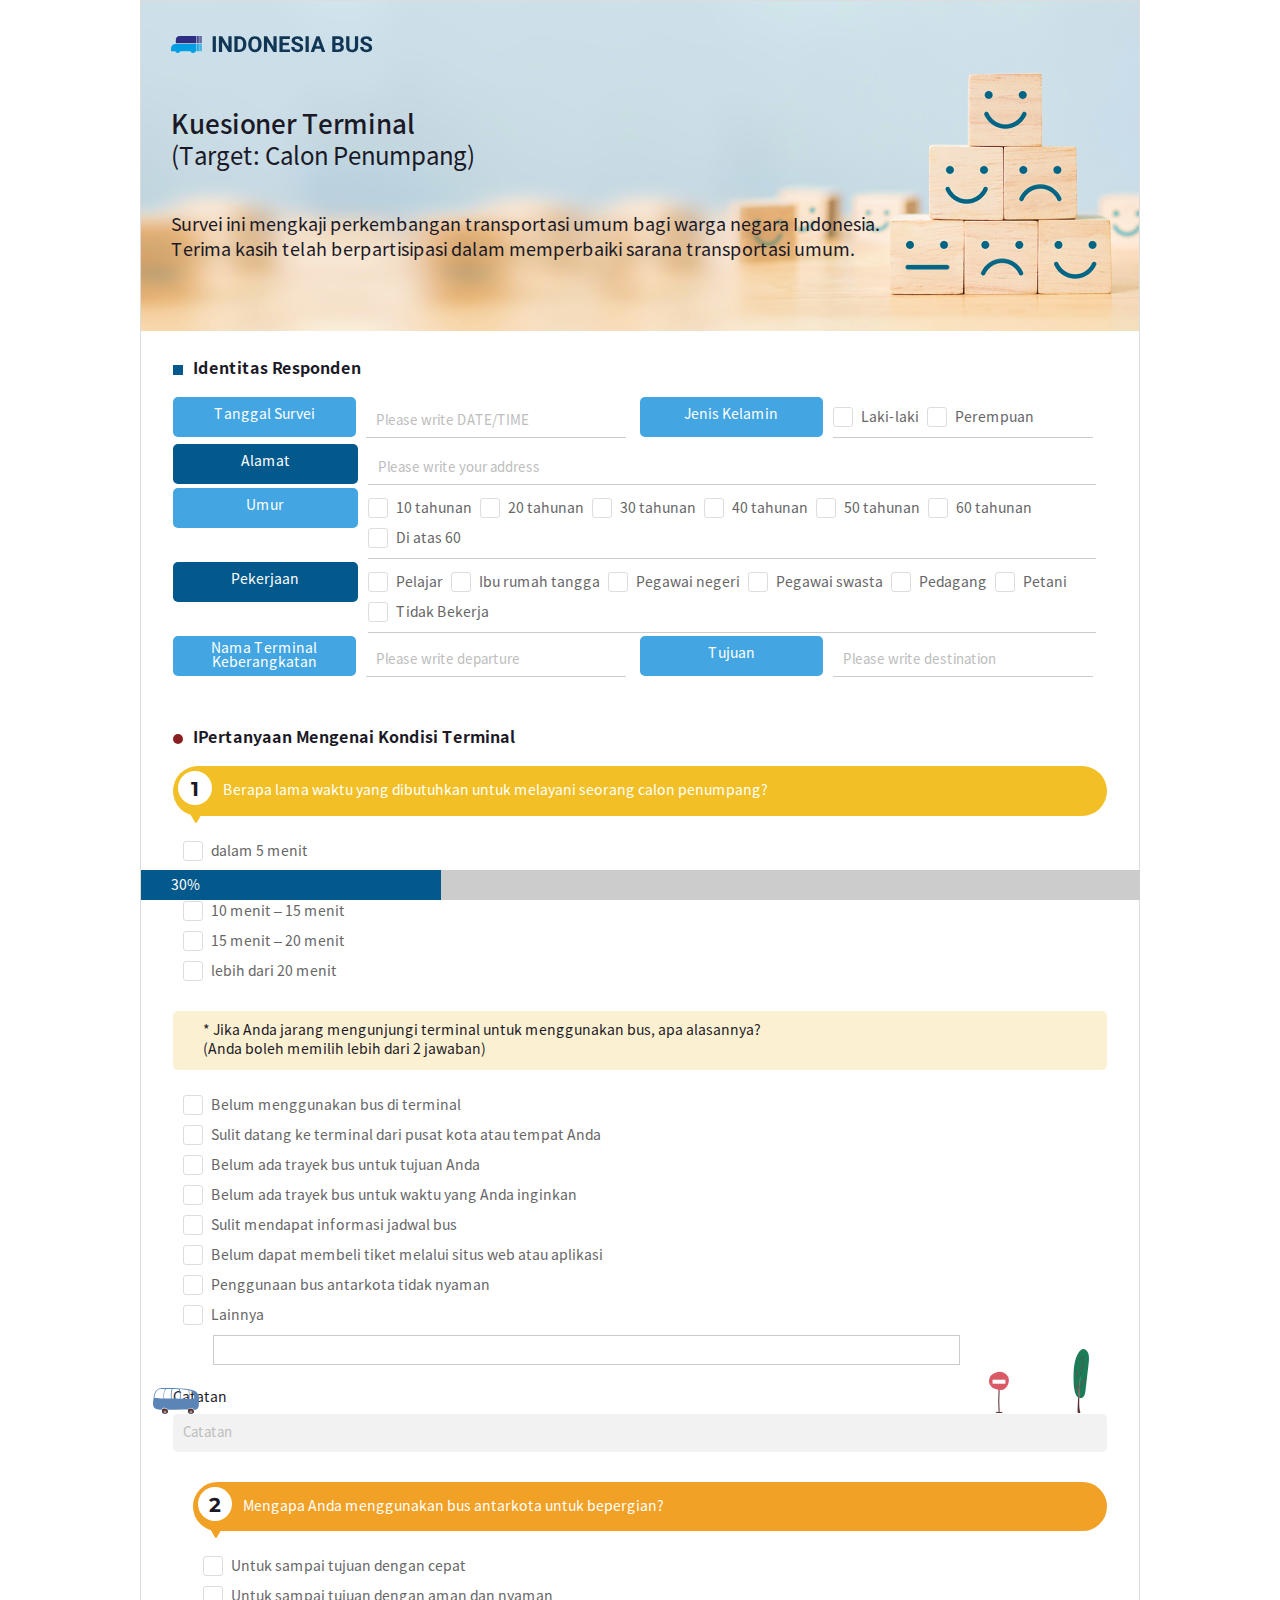
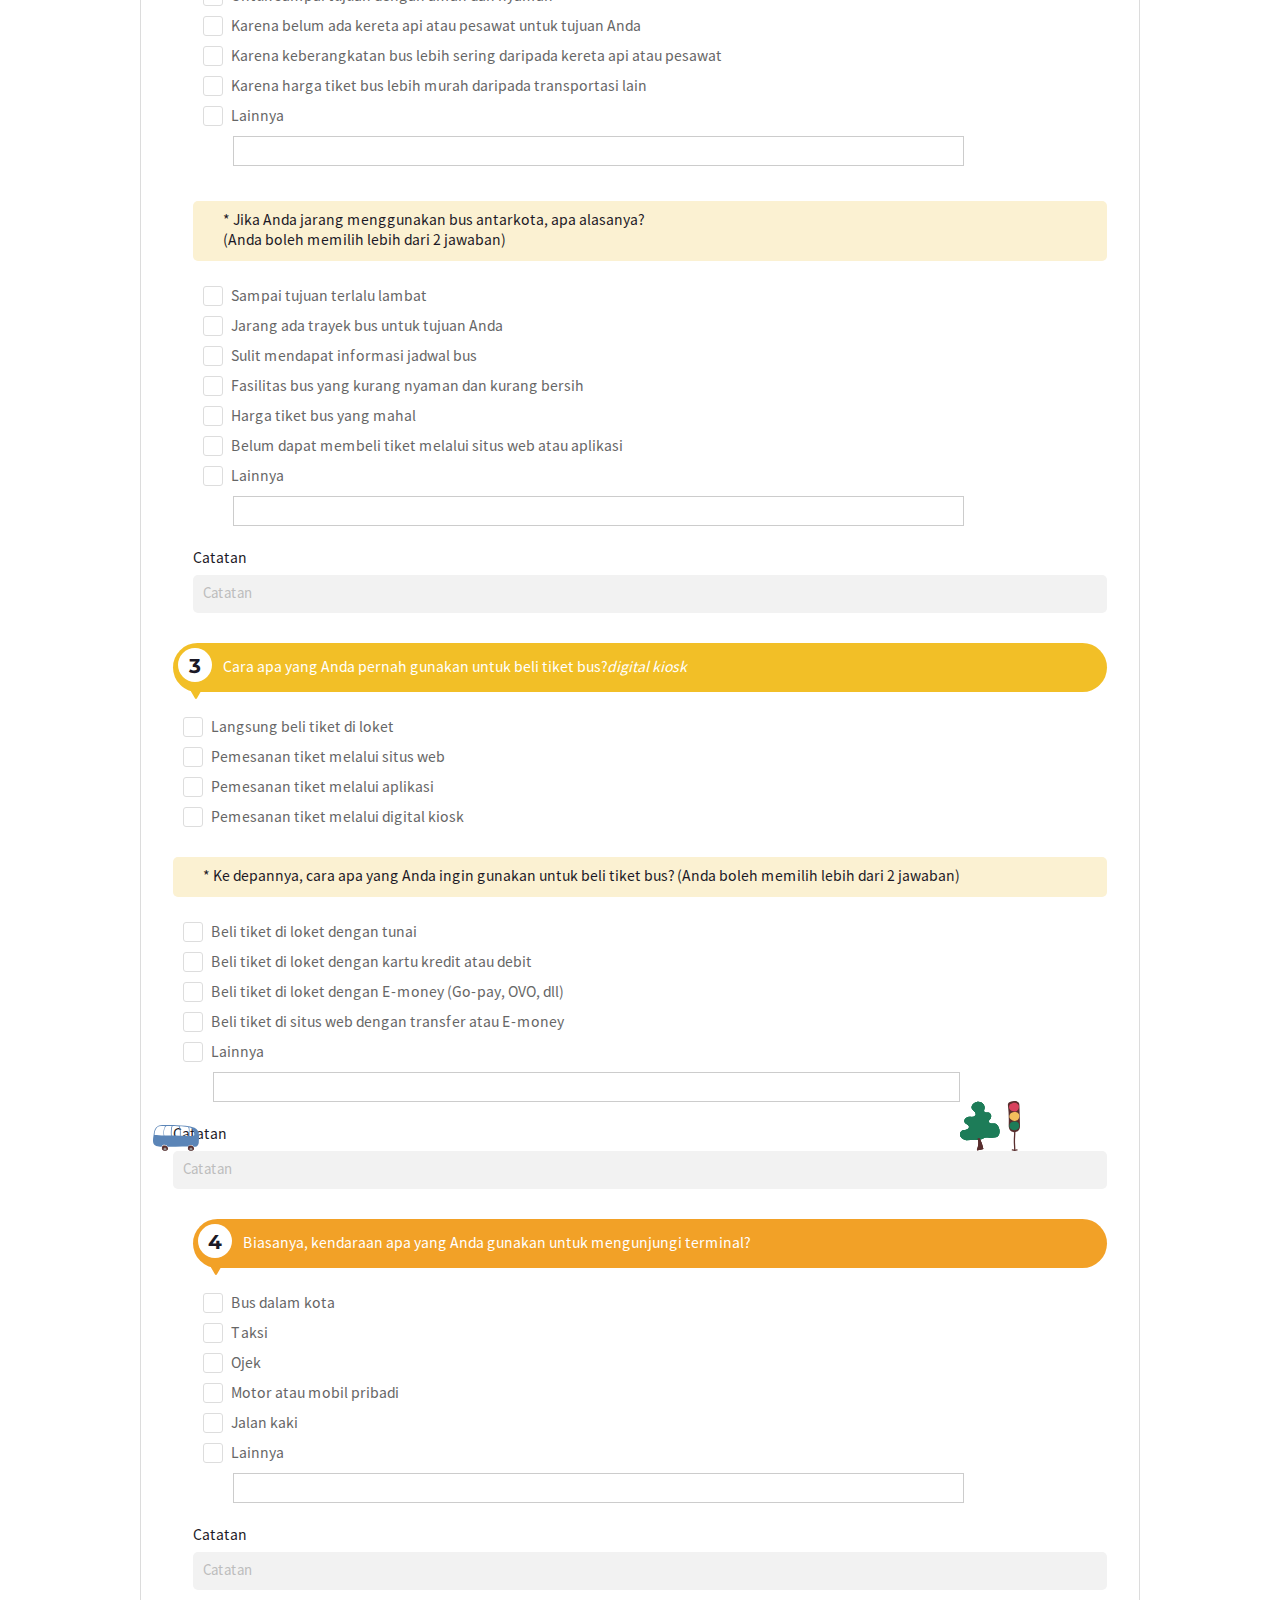
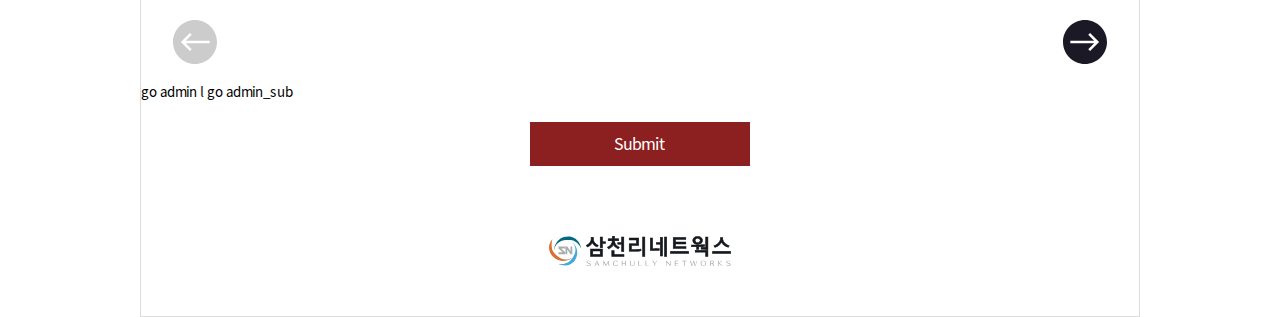
<file: index.html>
<!DOCTYPE html>
<html lang="id">

<head>
    <meta charset="utf-8">
    <meta name="viewport" content="width=device-width, initial-scale=1.0">
    <meta name="format-detection" content="telephone=no">
    <meta http-equiv="X-UA-Compatible" content="IE=edge">
    <script src="https://ajax.googleapis.com/ajax/libs/jquery/1.11.3/jquery.min.js"></script>
    <title>Kuesioner Terminal (Target: Calon Penumpang)</title>
    <meta name="description" content="Kuesioner Terminal (Target: Calon Penumpang)">
    <link rel="stylesheet" href="css/main_layout.css">
    <link rel="stylesheet" href="css/main_reset.css">
    <link href='http://fonts.googleapis.com/css?family=Montserrat' rel='stylesheet' type='text/css'>
    <link href='http://fonts.googleapis.com/css?family=NotoSansKR' rel='stylesheet' type='text/css'>
    <link rel="apple-touch-icon" sizes="120x120" href="images/apple-touch-icon.png">
    <link rel="icon" type="image/png" sizes="32x32" href="images/favicon-32x32.png">
    <link rel="icon" type="image/png" sizes="16x16" href="images/favicon-16x16.png">
    <link rel="manifest" href="images/site.webmanifest">
    <link rel="mask-icon" href="images/safari-pinned-tab.svg" color="#5bbad5">
    <meta name="msapplication-TileColor" content="#da532c">
    <meta name="theme-color" content="#ffffff">


</head>

<body>
    <div class="wrapper">
        <div class="inner_p">
            <div class="visual">
                <div class="bluebx_m">
                    <h1><img src="images/logo.svg"></h1>
                    <div class="tit">Kuesioner Terminal<br><span>(Target: Calon Penumpang)</span></div>
                </div>
                <div class="txt">Survei ini mengkaji perkembangan transportasi umum <em class="m_yes"><br></em>bagi warga negara Indonesia.<br>
                    Terima kasih telah berpartisipasi dalam memperbaiki sarana transportasi umum.</div>
                <div class="smile_img_m"><img src="images/visual_bg_m.png"></div>
            </div>

            <div class="tit1">Identitas Responden</div>
            <div class="basic_info_bx">
                <div class="bx1">
                    <div class="th_tit"><span class="rb"><em><i>Tanggal Survei</i></em></span></div>
                    <!-- <div class="td_cont"><span><em><input type="datetime-local" class="date"></em></span></div> -->

                    <div class="td_cont"><span><em><input type="text" id="address" name="address"
                                    placeholder="Please write DATE/TIME"></em></span></div>
                    <div class="th_tit"><span class="rb"><em ><i>Jenis Kelamin</i></em></span></div>
                    <div class="td_cont"><span><em class="backp">
                                <div class="radiobx">
                                    <ul>
                                        <li><input class="checkbx" type="checkbox" id="man" name="sx">
                                            <label for="man"><i>Laki-laki</i></label>
                                        </li>
                                        <li> <input class="checkbx" type="checkbox" id="woman" name="sx">
                                            <label for="woman"><i>Perempuan</i></label>
                                        </li>
                                    </ul>
                                </div>
                            </em></span></div>
                </div>
                <div class="bx2">
                    <div class="th_tit"><span class="db"><em><i>Alamat</i></em></span></div>
                    <div class="td_cont31"><span><em><input type="text" id="address" name="address"
                                    placeholder="Please write your address"></em></span></div>
                </div>
                <div class="bx2">
                    <div class="th_tit"><span class="rb"><em><i>Umur</i></em></span></div>
                    <div class="td_cont3"><span><em>
                                <div class="radiobx">
                                    <ul>
                                        <li><input class="checkbx" type="checkbox" id="year10" name="old">
                                            <label for="year10">10 tahunan</label>
                                        </li>
                                        <li> <input class="checkbx" type="checkbox" id="year20" name="old">
                                            <label for="year20">20 tahunan</label>
                                        </li>
                                        <li><input class="checkbx" type="checkbox" id="year30" name="old">
                                            <label for="year30">30 tahunan</label>
                                        </li>
                                        <li> <input class="checkbx" type="checkbox" id="year40" name="old">
                                            <label for="year40">40 tahunan</label>
                                        </li>
                                        <li><input class="checkbx" type="checkbox" id="year50" name="old">
                                            <label for="year50">50 tahunan</label>
                                        </li>
                                        <li> <input class="checkbx" type="checkbox" id="year60" name="old">
                                            <label for="year60">60 tahunan</label>
                                        </li>
                                        <li><input class="checkbx" type="checkbox" id="year70" name="old">
                                            <label for="year70">Di atas 60</label>
                                        </li>

                                    </ul>
                                </div>
                            </em></span></div>
                </div>
                <div class="bx2">
                    <div class="th_tit"><span class="db"><em><i>Pekerjaan</i></em></span></div>
                    <div class="td_cont3"><span><em>
                                <div class="radiobx">
                                    <ul>
                                        <li><input class="checkbx" type="checkbox" id="job1" name="job">
                                            <label for="job1">Pelajar</label>
                                        </li>
                                        <li> <input class="checkbx" type="checkbox" id="job2" name="job">
                                            <label for="job2">Ibu rumah tangga </label>
                                        </li>
                                        <li><input class="checkbx" type="checkbox" id="job3" name="job">
                                            <label for="job3">Pegawai negeri</label>
                                        </li>
                                        <li> <input class="checkbx" type="checkbox" id="job4" name="job">
                                            <label for="job4">Pegawai swasta</label>
                                        </li>
                                        <li><input class="checkbx" type="checkbox" id="job5" name="job">
                                            <label for="job5">Pedagang</label>
                                        </li>
                                        <li> <input class="checkbx" type="checkbox" id="job6" name="job">
                                            <label for="job6">Petani</label>
                                        </li>
                                        <li><input class="checkbx" type="checkbox" id="job7" name="job">
                                            <label for="job7">Tidak Bekerja</label>
                                        </li>

                                    </ul>
                                </div>

                            </em></span></div>
                </div>
                <div class="bx1">
                    <div class="th_tit"><span class="rb"><em class="pd5"><i>Nama Terminal Keberangkatan</i> </em></span></div>
                    <div class="td_cont">
                        <span><em><input type="text" id="address" name="address"
                                    placeholder="Please write departure"></em></span>
                    </div>
                    <!-- <span><em>
                        <select id="departure" name="departure">
                            <option value="none">Choose your departure point</option>
                            <option value="canada">Canada</option>
                            <option value="usa">USA</option>
                          </select>
                    </em></span></div>-->
                    <div class="th_tit"><span class="rb"><em><i>Tujuan</i></em></span></div>
                    <div class="td_cont"><span><em><input type="text" id="address" name="address"
                                    placeholder="Please write destination"></em></span></div>
                    <!--<span><em>
                        <select id="destination" name="destination">
                            <option value="none">Choose your destination</option>
                            <option value="seoul">Australia</option>
                            <option value="busan">Canada</option>
                            <option value="incheon">USA</option>
                          </select>
                    </em></span></div> -->
                </div>
            </div>
            <div class="tit2">IPertanyaan Mengenai Kondisi Terminal</div>
            <div class="quastion_bx">
                <div class="quastion_type1">
                    <div class="quastion_bar"><span><em>1</em></span><i></i>Berapa lama waktu yang dibutuhkan untuk
                        melayani seorang calon penumpang?</div>
                    <div class="list">

                        <ul>
                            <li><input class="checkbx" type="checkbox" id="q1_a1" name="q1">
                                <label for="q1_a1">dalam 5 menit</label>
                            </li>
                            <li> <input class="checkbx" type="checkbox" id="q1_a2" name="q1">
                                <label for="q1_a2"> 5 menit - 10 menit</label>
                            </li>
                            <li><input class="checkbx" type="checkbox" id="q1_a3" name="q1">
                                <label for="q1_a3">10 menit – 15 menit</label>
                            </li>
                            <li> <input class="checkbx" type="checkbox" id="q1_a4" name="q1">
                                <label for="q1_a4">15 menit – 20 menit</label>
                            </li>
                            <li><input class="checkbx" type="checkbox" id="q1_a5" name="q1">
                                <label for="q1_a5"> lebih dari 20 menit</label>
                            </li>
                        </ul>
                    </div>
                    <div class="quastion_bar_ltyw">* Jika Anda jarang mengunjungi terminal untuk menggunakan bus, apa
                        alasannya? <br>(Anda boleh memilih lebih dari 2 jawaban)</div>
                    <div class="list">
                        <ul>
                            <li><input class="checkbx" type="checkbox" id="q1_1_a1" name="q1_1">
                                <label for="q1_1_a1">Belum menggunakan bus di terminal</label>
                            </li>
                            <li> <input class="checkbx" type="checkbox" id="q1_1_a2" name="q1_1">
                                <label for="q1_1_a2"> Sulit datang ke terminal dari pusat kota atau tempat Anda</label>
                            </li>
                            <li><input class="checkbx" type="checkbox" id="q1_1_a3" name="q1_1">
                                <label for="q1_1_a3">Belum ada trayek bus untuk tujuan Anda</label>
                            </li>
                            <li> <input class="checkbx" type="checkbox" id="q1_1_a4" name="q1_1">
                                <label for="q1_1_a4">Belum ada trayek bus untuk waktu yang Anda inginkan</label>
                            </li>
                            <li><input class="checkbx" type="checkbox" id="q1_1_a5" name="q1_1">
                                <label for="q1_1_a5"> Sulit mendapat informasi jadwal bus</label>
                            </li>
                            <li><input class="checkbx" type="checkbox" id="q1_1_a6" name="q1_1">
                                <label for="q1_1_a6"> Belum dapat membeli tiket melalui situs web atau aplikasi </label>
                            </li>
                            <li><input class="checkbx" type="checkbox" id="q1_1_a7" name="q1_1">
                                <label for="q1_1_a7"> Penggunaan bus antarkota tidak nyaman </label>
                            </li>
                            <li class="etcbx"><input class="checkbx" type="checkbox" id="q1_1_a8" name="q1_1">
                                <label for="q1_1_a8"> Lainnya</label><span>
                                    <input type="text" name="" value="" class="etc" placeholder=""></span>
                            </li>
                        </ul>
                    </div>
                    <div class="notebx">
                        <div class="illust1"></div>
                        <div class="illust_bus"><img src="images/bus_body.svg">
                            <div class="circle"> </div>
                            <div class="circle"> </div>
                        </div>
                        <p>Catatan</p>
                        <input type="text" name="" value="" class="note" placeholder="Catatan">
                    </div>
                </div>
                <div class="quastion_type2">
                    <div class="quastion_bar clr_o"><span><em>2</em></span><i class="clr_o_img"></i>Mengapa Anda
                        menggunakan bus antarkota untuk bepergian?</div>
                    <div class="list">
                        <ul>
                            <li><input class="checkbx" type="checkbox" id="q2_a1" name="q2">
                                <label for="q2_a1">Untuk sampai tujuan dengan cepat</label>
                            </li>
                            <li> <input class="checkbx" type="checkbox" id="q2_a2" name="q2">
                                <label for="q2_a2">Untuk sampai tujuan dengan aman dan nyaman</label>
                            </li>
                            <li><input class="checkbx" type="checkbox" id="q2_a3" name="q2">
                                <label for="q2_a3">Karena belum ada kereta api atau pesawat untuk tujuan Anda</label>
                            </li>
                            <li> <input class="checkbx" type="checkbox" id="q2_a4" name="q2">
                                <label for="q2_a4">Karena keberangkatan bus lebih sering daripada kereta api atau
                                    pesawat </label>
                            </li>
                            <li><input class="checkbx" type="checkbox" id="q2_a5" name="q2">
                                <label for="q2_a5">Karena harga tiket bus lebih murah daripada transportasi lain</label>
                            </li>
                            <li class="etcbx"><input class="checkbx" type="checkbox" id="q2_a6" name="q2">
                                <label for="q2_a6">Lainnya</label>
                                <span><input type="text" name="" value="" class="etc" placeholder=""></span>
                            </li>
                        </ul>
                    </div>
                    <div class="quastion_bar_ltyw">* Jika Anda jarang menggunakan bus antarkota, apa alasanya? <br>(Anda
                        boleh memilih lebih dari 2 jawaban) </div>
                    <div class="list">
                        <ul>
                            <li><input class="checkbx" type="checkbox" id="q2_1_a1" name="q2_1">
                                <label for="q2_1_a1">Sampai tujuan terlalu lambat</label>
                            </li>
                            <li> <input class="checkbx" type="checkbox" id="q2_1_a2" name="q2_1">
                                <label for="q2_1_a2"> Jarang ada trayek bus untuk tujuan Anda</label>
                            </li>
                            <li><input class="checkbx" type="checkbox" id="q2_1_a3" name="q2_1">
                                <label for="q2_1_a3">Sulit mendapat informasi jadwal bus</label>
                            </li>
                            <li> <input class="checkbx" type="checkbox" id="q2_1_a4" name="q2_1">
                                <label for="q2_1_a4">Fasilitas bus yang kurang nyaman dan kurang bersih</label>
                            </li>
                            <li><input class="checkbx" type="checkbox" id="q2_1_a5" name="q2_1">
                                <label for="q2_1_a5"> Harga tiket bus yang mahal</label>
                            </li>
                            <li><input class="checkbx" type="checkbox" id="q2_1_a6" name="q2_1">
                                <label for="q2_1_a6"> Belum dapat membeli tiket melalui situs web atau aplikasi </label>
                            </li>
                            <li class="etcbx"><input class="checkbx" type="checkbox" id="q2_1_a7" name="q2_1">
                                <label for="q2_1_a7"> Lainnya</label><span><input type="text" name="" value=""
                                        class="etc" placeholder=""></span>
                            </li>

                        </ul>
                    </div>
                    <div class="notebx">
                        <p>Catatan</p>
                        <input type="text" name="" value="" class="note" placeholder="Catatan">
                    </div>
                </div>
                <div class="quastion_type1">
                    <div class="quastion_bar"><span><em>3</em></span><i></i>Cara apa yang Anda pernah gunakan untuk beli
                        tiket bus?<em class="dk">digital kiosk</em></div>
                    <div class="list">
                        <ul>
                            <li><input class="checkbx" type="checkbox" id="q3_a1" name="q3">
                                <label for="q3_a1">Langsung beli tiket di loket</label>
                            </li>
                            <li> <input class="checkbx" type="checkbox" id="q3_a2" name="q3">
                                <label for="q3_a2">Pemesanan tiket melalui situs web</label>
                            </li>
                            <li><input class="checkbx" type="checkbox" id="q3_a3" name="q3">
                                <label for="q3_a3">Pemesanan tiket melalui aplikasi</label>
                            </li>
                            <li> <input class="checkbx" type="checkbox" id="q3_a4" name="q3">
                                <label for="q3_a4">Pemesanan tiket melalui digital kiosk</label>
                            </li>

                        </ul>
                    </div>
                    <div class="quastion_bar_ltyw">* Ke depannya, cara apa yang Anda ingin gunakan untuk beli tiket bus?
                        (Anda boleh memilih lebih dari 2 jawaban) </div>
                    <div class="list">
                        <ul>
                            <li><input class="checkbx" type="checkbox" id="q3_1_a1" name="q3_1">
                                <label for="q3_1_a1">Beli tiket di loket dengan tunai</label>
                            </li>
                            <li> <input class="checkbx" type="checkbox" id="q3_1_a2" name="q3_1">
                                <label for="q3_1_a2"> Beli tiket di loket dengan kartu kredit atau debit</label>
                            </li>
                            <li><input class="checkbx" type="checkbox" id="q3_1_a3" name="q3_1">
                                <label for="q3_1_a3">Beli tiket di loket dengan E-money (Go-pay, OVO, dll)</label>
                            </li>
                            <li> <input class="checkbx" type="checkbox" id="q3_1_a4" name="q3_1">
                                <label for="q3_1_a4">Beli tiket di situs web dengan transfer atau E-money</label>
                            </li>
                            <li class="etcbx"><input class="checkbx" type="checkbox" id="q3_1_a5" name="q3_1">
                                <label for="q3_1_a5"> Lainnya</label><span><input type="text" name="" value=""
                                        class="etc" placeholder=""></span>
                            </li>
                        </ul>
                    </div>
                    <div class="notebx">

                        <div class="illust2"></div>
                        <div class="illust_bus"><img src="images/bus_body.svg">

                            <div class="circle"> </div>
                            <div class="circle"> </div>


                        </div>

                        <p>Catatan</p>
                        <input type="text" name="" value="" class="note" placeholder="Catatan">
                    </div>
                </div>
                <div class="quastion_type2">
                    <div class="quastion_bar clr_o"><span><em>4</em></span><i class="clr_o_img"></i>Biasanya, kendaraan
                        apa yang Anda gunakan untuk mengunjungi terminal?</div>
                    <div class="list">
                        <ul>
                            <li><input class="checkbx" type="checkbox" id="q4_a1" name="q4">
                                <label for="q4_a1">Bus dalam kota</label>
                            </li>
                            <li> <input class="checkbx" type="checkbox" id="q4_a2" name="q4">
                                <label for="q4_a2">Taksi</label>
                            </li>
                            <li><input class="checkbx" type="checkbox" id="q4_a3" name="q4">
                                <label for="q4_a3">Ojek</label>
                            </li>
                            <li> <input class="checkbx" type="checkbox" id="q4_a4" name="q4">
                                <label for="q4_a4">Motor atau mobil pribadi</label>
                            </li>
                            <li><input class="checkbx" type="checkbox" id="q4_a5" name="q4">
                                <label for="q4_a5">Jalan kaki</label>
                            </li>
                            <li class="etcbx"> <input class="checkbx" type="checkbox" id="q4_a6" name="q4">
                                <label for="q4_a6">Lainnya</label><span><input type="text" name="" value="" class="etc"
                                        placeholder=""></span>
                            </li>

                        </ul>
                    </div>
                    <div class="notebx">
                        <p>Catatan</p>
                        <input type="text" name="" value="" class="note" placeholder="Catatan">
                    </div>
                </div>
            </div>
            <div class="btnbx"><button type="button" onclick="location.href='survey.html'" class="ltbtn"></button><button type="button" onclick="location.href='survey_sub.html'" class="rtbtn"></button></div>
            <div><button type="button" onclick="location.href='survey_admin.html'" class="ltbtn">go admin</button>     l      <button type="button" onclick="location.href='survey_sub_admin.html'" class="rtbtn">go admin_sub</button></div>

            <!-- <div class="btnbx"><button type="button" class="submitbtn" onclick="window.open('');"></button></div> -->
            <div class="submitbx"><button type="submit" class="submitbtn">Submit</button></div>
            <div class="sn_logo"><span></span></div>
            <div class="progressbarbx">
                <p><em>30%</em></p>
            </div>
        </div>


</body>

</html>
</file>
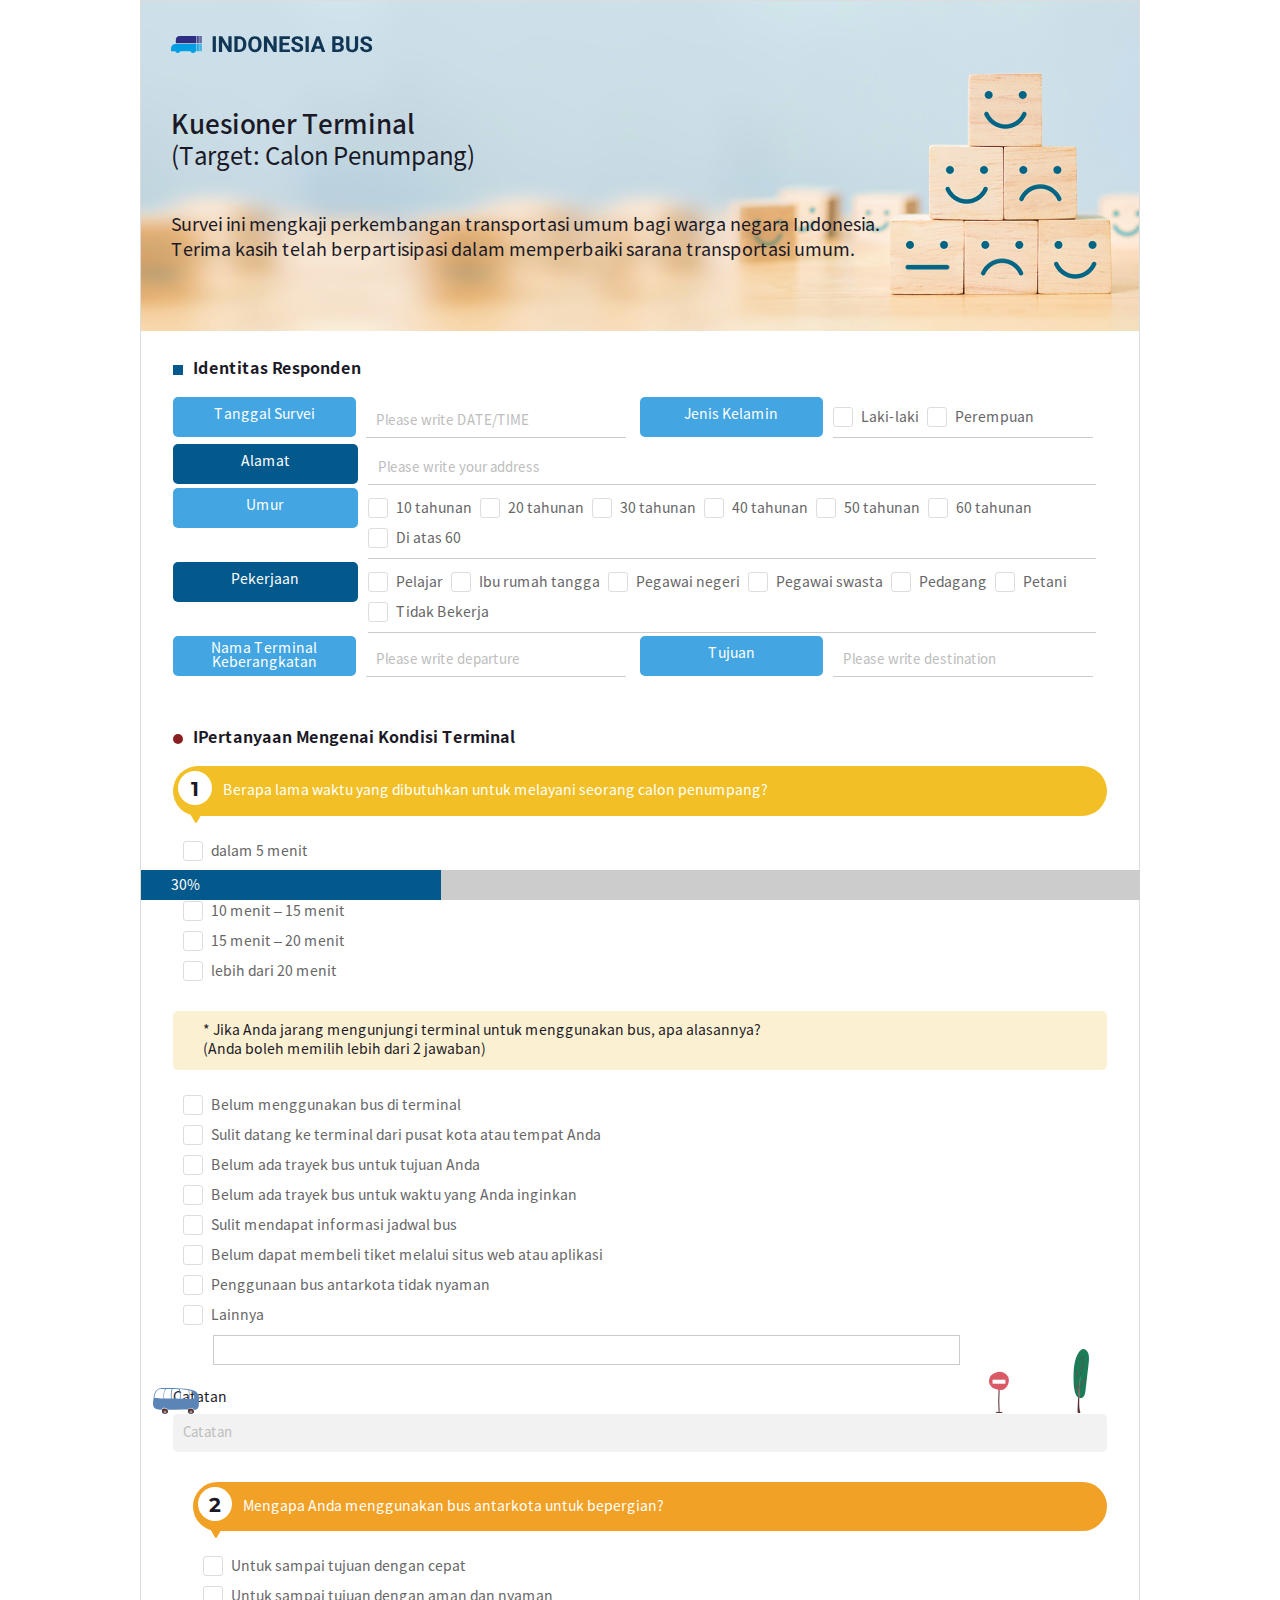
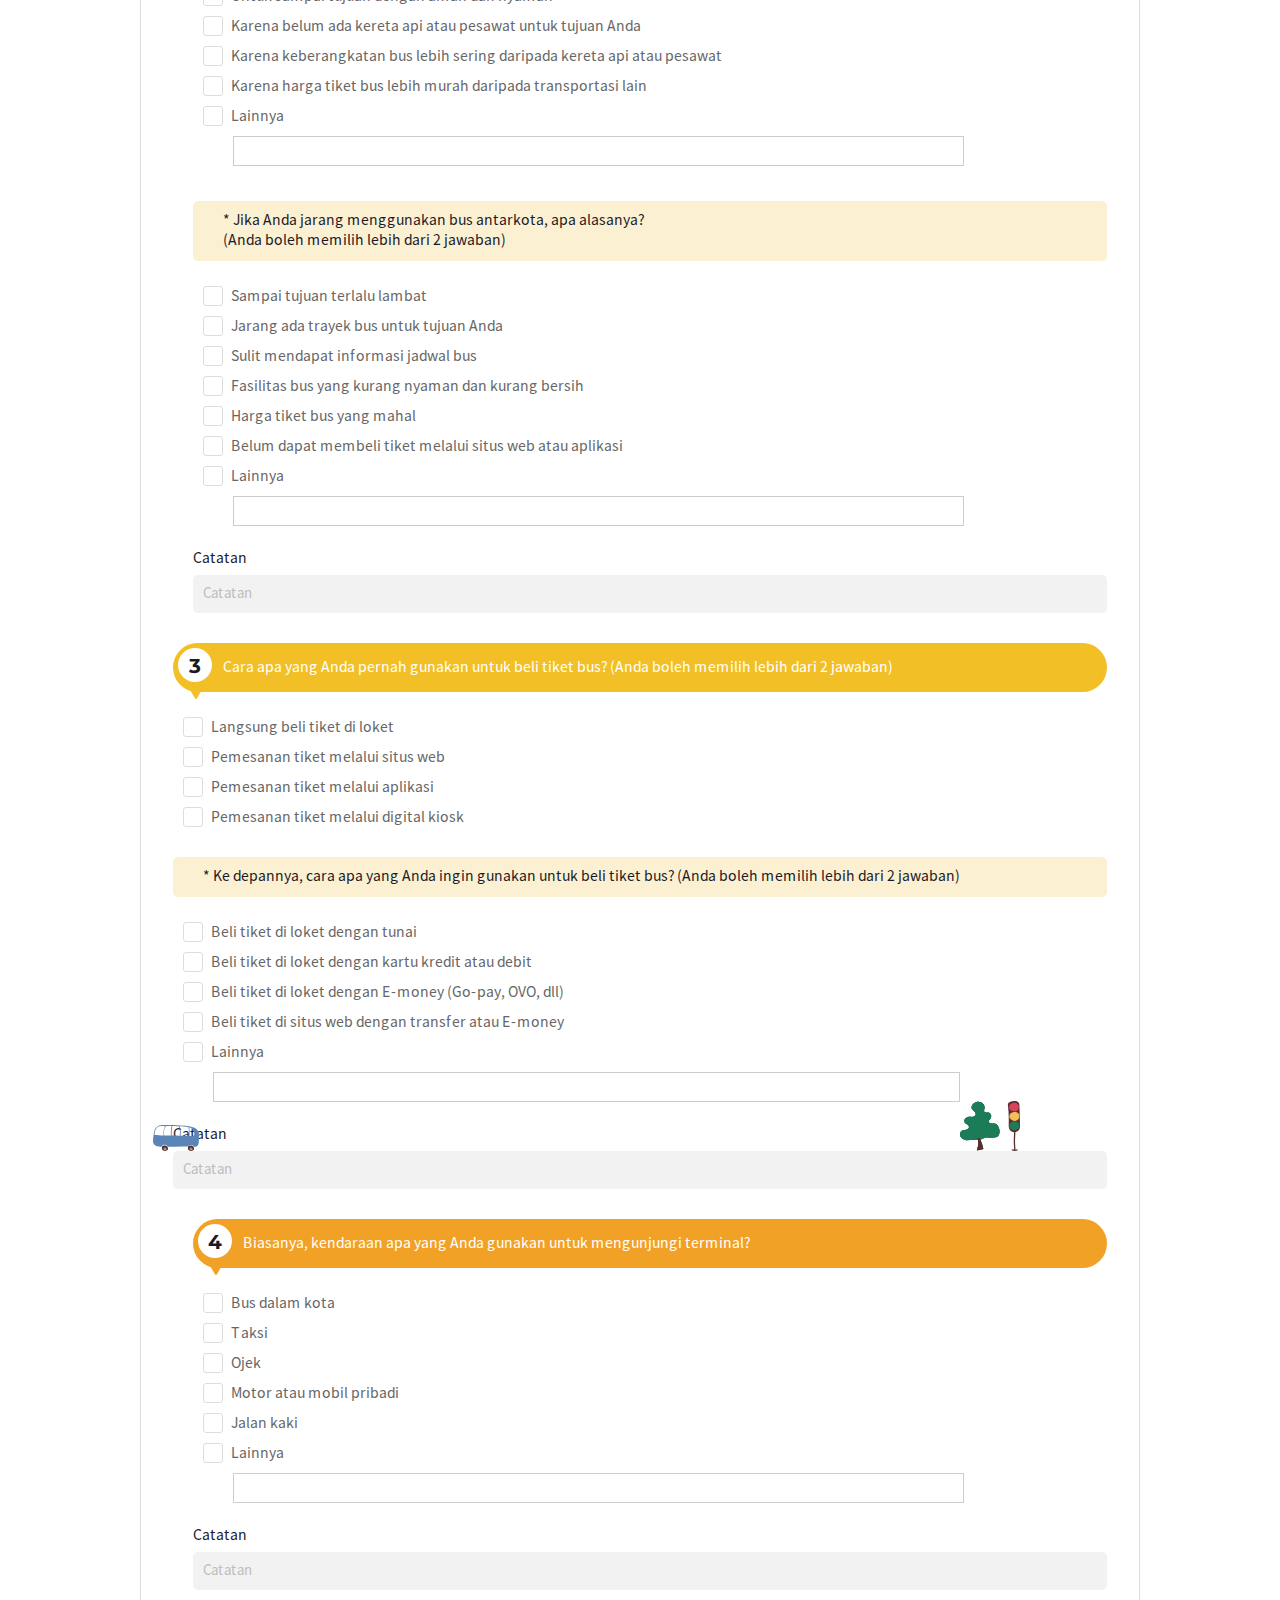
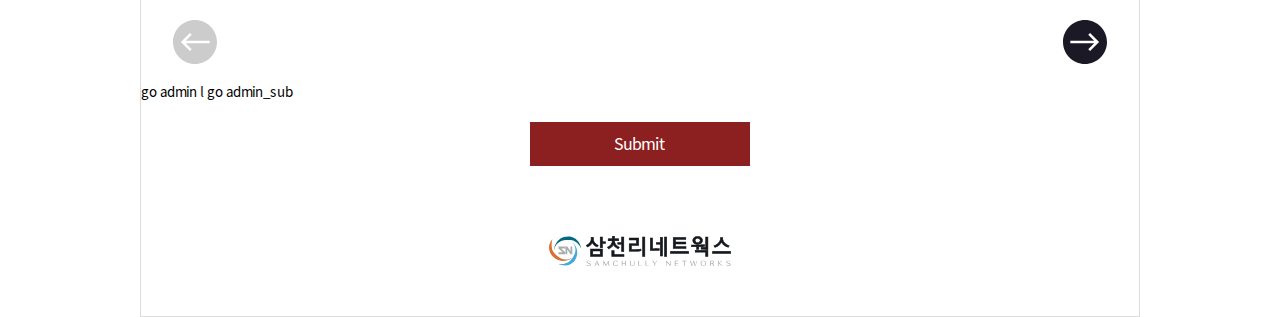
<file: survey.html>
<!DOCTYPE html>
<html lang="id">

<head>
    <meta charset="utf-8">
    <meta name="viewport" content="width=device-width, initial-scale=1.0">
    <meta name="format-detection" content="telephone=no">
    <meta http-equiv="X-UA-Compatible" content="IE=edge">
    <script src="https://ajax.googleapis.com/ajax/libs/jquery/1.11.3/jquery.min.js"></script>
    <title>Kuesioner Terminal (Target: Calon Penumpang)</title>
    <meta name="description" content="Kuesioner Terminal (Target: Calon Penumpang)">
    <link rel="stylesheet" href="css/main_layout.css">
    <link rel="stylesheet" href="css/main_reset.css">
    <link href='http://fonts.googleapis.com/css?family=Montserrat' rel='stylesheet' type='text/css'>
    <link href='http://fonts.googleapis.com/css?family=NotoSansKR' rel='stylesheet' type='text/css'>
    <link rel="apple-touch-icon" sizes="120x120" href="images/apple-touch-icon.png">
    <link rel="icon" type="image/png" sizes="32x32" href="images/favicon-32x32.png">
    <link rel="icon" type="image/png" sizes="16x16" href="images/favicon-16x16.png">
    <link rel="manifest" href="images/site.webmanifest">
    <link rel="mask-icon" href="images/safari-pinned-tab.svg" color="#5bbad5">
    <meta name="msapplication-TileColor" content="#da532c">
    <meta name="theme-color" content="#ffffff">


</head>

<body>
    <div class="wrapper">
        <div class="inner_p">
            <div class="visual">
                <div class="bluebx_m">
                    <h1><img src="images/logo.svg"></h1>
                    <div class="tit">Kuesioner Terminal<br><span>(Target: Calon Penumpang)</span></div>
                </div>
                <div class="txt">Survei ini mengkaji perkembangan transportasi umum <em class="m_yes"><br></em>bagi warga negara Indonesia.<br>
                    Terima kasih telah berpartisipasi dalam memperbaiki sarana transportasi umum.</div>
                <div class="smile_img_m"><img src="images/visual_bg_m.png"></div>
            </div>

            <div class="tit1">Identitas Responden</div>
            <div class="basic_info_bx">
                <div class="bx1">
                    <div class="th_tit"><span class="rb"><em><i>Tanggal Survei</i></em></span></div>
                    <!-- <div class="td_cont"><span><em><input type="datetime-local" class="date"></em></span></div> -->

                    <div class="td_cont"><span><em><input type="text" id="address" name="address"
                                    placeholder="Please write DATE/TIME"></em></span></div>
                    <div class="th_tit"><span class="rb"><em ><i>Jenis Kelamin</i></em></span></div>
                    <div class="td_cont"><span><em class="backp">
                                <div class="radiobx">
                                    <ul>
                                        <li><input class="checkbx" type="checkbox" id="man" name="sx">
                                            <label for="man"><i>Laki-laki</i></label>
                                        </li>
                                        <li> <input class="checkbx" type="checkbox" id="woman" name="sx">
                                            <label for="woman"><i>Perempuan</i></label>
                                        </li>
                                    </ul>
                                </div>
                            </em></span></div>
                </div>
                <div class="bx2">
                    <div class="th_tit"><span class="db"><em><i>Alamat</i></em></span></div>
                    <div class="td_cont31"><span><em><input type="text" id="address" name="address"
                                    placeholder="Please write your address"></em></span></div>
                </div>
                <div class="bx2">
                    <div class="th_tit"><span class="rb"><em><i>Umur</i></em></span></div>
                    <div class="td_cont3"><span><em>
                                <div class="radiobx">
                                    <ul>
                                        <li><input class="checkbx" type="checkbox" id="year10" name="old">
                                            <label for="year10">10 tahunan</label>
                                        </li>
                                        <li> <input class="checkbx" type="checkbox" id="year20" name="old">
                                            <label for="year20">20 tahunan</label>
                                        </li>
                                        <li><input class="checkbx" type="checkbox" id="year30" name="old">
                                            <label for="year30">30 tahunan</label>
                                        </li>
                                        <li> <input class="checkbx" type="checkbox" id="year40" name="old">
                                            <label for="year40">40 tahunan</label>
                                        </li>
                                        <li><input class="checkbx" type="checkbox" id="year50" name="old">
                                            <label for="year50">50 tahunan</label>
                                        </li>
                                        <li> <input class="checkbx" type="checkbox" id="year60" name="old">
                                            <label for="year60">60 tahunan</label>
                                        </li>
                                        <li><input class="checkbx" type="checkbox" id="year70" name="old">
                                            <label for="year70">Di atas 60</label>
                                        </li>

                                    </ul>
                                </div>
                            </em></span></div>
                </div>
                <div class="bx2">
                    <div class="th_tit"><span class="db"><em><i>Pekerjaan</i></em></span></div>
                    <div class="td_cont3"><span><em>
                                <div class="radiobx">
                                    <ul>
                                        <li><input class="checkbx" type="checkbox" id="job1" name="job">
                                            <label for="job1">Pelajar</label>
                                        </li>
                                        <li> <input class="checkbx" type="checkbox" id="job2" name="job">
                                            <label for="job2">Ibu rumah tangga </label>
                                        </li>
                                        <li><input class="checkbx" type="checkbox" id="job3" name="job">
                                            <label for="job3">Pegawai negeri</label>
                                        </li>
                                        <li> <input class="checkbx" type="checkbox" id="job4" name="job">
                                            <label for="job4">Pegawai swasta</label>
                                        </li>
                                        <li><input class="checkbx" type="checkbox" id="job5" name="job">
                                            <label for="job5">Pedagang</label>
                                        </li>
                                        <li> <input class="checkbx" type="checkbox" id="job6" name="job">
                                            <label for="job6">Petani</label>
                                        </li>
                                        <li><input class="checkbx" type="checkbox" id="job7" name="job">
                                            <label for="job7">Tidak Bekerja</label>
                                        </li>

                                    </ul>
                                </div>

                            </em></span></div>
                </div>
                <div class="bx1">
                    <div class="th_tit"><span class="rb"><em class="pd5"><i>Nama Terminal Keberangkatan</i> </em></span></div>
                    <div class="td_cont">
                        <span><em><input type="text" id="address" name="address"
                                    placeholder="Please write departure"></em></span>
                    </div>
                    <!-- <span><em>
                        <select id="departure" name="departure">
                            <option value="none">Choose your departure point</option>
                            <option value="canada">Canada</option>
                            <option value="usa">USA</option>
                          </select>
                    </em></span></div>-->
                    <div class="th_tit"><span class="rb"><em><i>Tujuan</i></em></span></div>
                    <div class="td_cont"><span><em><input type="text" id="address" name="address"
                                    placeholder="Please write destination"></em></span></div>
                    <!--<span><em>
                        <select id="destination" name="destination">
                            <option value="none">Choose your destination</option>
                            <option value="seoul">Australia</option>
                            <option value="busan">Canada</option>
                            <option value="incheon">USA</option>
                          </select>
                    </em></span></div> -->
                </div>
            </div>
            <div class="tit2">IPertanyaan Mengenai Kondisi Terminal</div>
            <div class="quastion_bx">
                <div class="quastion_type1">
                    <div class="quastion_bar"><span><em>1</em></span><i></i>Berapa lama waktu yang dibutuhkan untuk
                        melayani seorang calon penumpang?</div>
                    <div class="list">

                        <ul>
                            <li><input class="checkbx" type="checkbox" id="q1_a1" name="q1">
                                <label for="q1_a1">dalam 5 menit</label>
                            </li>
                            <li> <input class="checkbx" type="checkbox" id="q1_a2" name="q1">
                                <label for="q1_a2"> 5 menit - 10 menit</label>
                            </li>
                            <li><input class="checkbx" type="checkbox" id="q1_a3" name="q1">
                                <label for="q1_a3">10 menit – 15 menit</label>
                            </li>
                            <li> <input class="checkbx" type="checkbox" id="q1_a4" name="q1">
                                <label for="q1_a4">15 menit – 20 menit</label>
                            </li>
                            <li><input class="checkbx" type="checkbox" id="q1_a5" name="q1">
                                <label for="q1_a5"> lebih dari 20 menit</label>
                            </li>
                        </ul>
                    </div>
                    <div class="quastion_bar_ltyw">* Jika Anda jarang mengunjungi terminal untuk menggunakan bus, apa
                        alasannya? <br>(Anda boleh memilih lebih dari 2 jawaban)</div>
                    <div class="list">
                        <ul>
                            <li><input class="checkbx" type="checkbox" id="q1_1_a1" name="q1_1">
                                <label for="q1_1_a1">Belum menggunakan bus di terminal</label>
                            </li>
                            <li> <input class="checkbx" type="checkbox" id="q1_1_a2" name="q1_1">
                                <label for="q1_1_a2"> Sulit datang ke terminal dari pusat kota atau tempat Anda</label>
                            </li>
                            <li><input class="checkbx" type="checkbox" id="q1_1_a3" name="q1_1">
                                <label for="q1_1_a3">Belum ada trayek bus untuk tujuan Anda</label>
                            </li>
                            <li> <input class="checkbx" type="checkbox" id="q1_1_a4" name="q1_1">
                                <label for="q1_1_a4">Belum ada trayek bus untuk waktu yang Anda inginkan</label>
                            </li>
                            <li><input class="checkbx" type="checkbox" id="q1_1_a5" name="q1_1">
                                <label for="q1_1_a5"> Sulit mendapat informasi jadwal bus</label>
                            </li>
                            <li><input class="checkbx" type="checkbox" id="q1_1_a6" name="q1_1">
                                <label for="q1_1_a6"> Belum dapat membeli tiket melalui situs web atau aplikasi </label>
                            </li>
                            <li><input class="checkbx" type="checkbox" id="q1_1_a7" name="q1_1">
                                <label for="q1_1_a7"> Penggunaan bus antarkota tidak nyaman </label>
                            </li>
                            <li class="etcbx"><input class="checkbx" type="checkbox" id="q1_1_a8" name="q1_1">
                                <label for="q1_1_a8"> Lainnya</label><span>
                                    <input type="text" name="" value="" class="etc" placeholder=""></span>
                            </li>
                        </ul>
                    </div>
                    <div class="notebx">
                        <div class="illust1"></div>
                        <div class="illust_bus"><img src="images/bus_body.svg">
                            <div class="circle"> </div>
                            <div class="circle"> </div>
                        </div>
                        <p>Catatan</p>
                        <input type="text" name="" value="" class="note" placeholder="Catatan">
                    </div>
                </div>
                <div class="quastion_type2">
                    <div class="quastion_bar clr_o"><span><em>2</em></span><i class="clr_o_img"></i>Mengapa Anda
                        menggunakan bus antarkota untuk bepergian?</div>
                    <div class="list">
                        <ul>
                            <li><input class="checkbx" type="checkbox" id="q2_a1" name="q2">
                                <label for="q2_a1">Untuk sampai tujuan dengan cepat</label>
                            </li>
                            <li> <input class="checkbx" type="checkbox" id="q2_a2" name="q2">
                                <label for="q2_a2">Untuk sampai tujuan dengan aman dan nyaman</label>
                            </li>
                            <li><input class="checkbx" type="checkbox" id="q2_a3" name="q2">
                                <label for="q2_a3">Karena belum ada kereta api atau pesawat untuk tujuan Anda</label>
                            </li>
                            <li> <input class="checkbx" type="checkbox" id="q2_a4" name="q2">
                                <label for="q2_a4">Karena keberangkatan bus lebih sering daripada kereta api atau
                                    pesawat </label>
                            </li>
                            <li><input class="checkbx" type="checkbox" id="q2_a5" name="q2">
                                <label for="q2_a5">Karena harga tiket bus lebih murah daripada transportasi lain</label>
                            </li>
                            <li class="etcbx"><input class="checkbx" type="checkbox" id="q2_a6" name="q2">
                                <label for="q2_a6">Lainnya</label>
                                <span><input type="text" name="" value="" class="etc" placeholder=""></span>
                            </li>
                        </ul>
                    </div>
                    <div class="quastion_bar_ltyw">* Jika Anda jarang menggunakan bus antarkota, apa alasanya? <br>(Anda
                        boleh memilih lebih dari 2 jawaban) </div>
                    <div class="list">
                        <ul>
                            <li><input class="checkbx" type="checkbox" id="q2_1_a1" name="q2_1">
                                <label for="q2_1_a1">Sampai tujuan terlalu lambat</label>
                            </li>
                            <li> <input class="checkbx" type="checkbox" id="q2_1_a2" name="q2_1">
                                <label for="q2_1_a2"> Jarang ada trayek bus untuk tujuan Anda</label>
                            </li>
                            <li><input class="checkbx" type="checkbox" id="q2_1_a3" name="q2_1">
                                <label for="q2_1_a3">Sulit mendapat informasi jadwal bus</label>
                            </li>
                            <li> <input class="checkbx" type="checkbox" id="q2_1_a4" name="q2_1">
                                <label for="q2_1_a4">Fasilitas bus yang kurang nyaman dan kurang bersih</label>
                            </li>
                            <li><input class="checkbx" type="checkbox" id="q2_1_a5" name="q2_1">
                                <label for="q2_1_a5"> Harga tiket bus yang mahal</label>
                            </li>
                            <li><input class="checkbx" type="checkbox" id="q2_1_a6" name="q2_1">
                                <label for="q2_1_a6"> Belum dapat membeli tiket melalui situs web atau aplikasi </label>
                            </li>
                            <li class="etcbx"><input class="checkbx" type="checkbox" id="q2_1_a7" name="q2_1">
                                <label for="q2_1_a7"> Lainnya</label><span><input type="text" name="" value=""
                                        class="etc" placeholder=""></span>
                            </li>

                        </ul>
                    </div>
                    <div class="notebx">
                        <p>Catatan</p>
                        <input type="text" name="" value="" class="note" placeholder="Catatan">
                    </div>
                </div>
                <div class="quastion_type1">
                    <div class="quastion_bar"><span><em>3</em></span><i></i>Cara apa yang Anda pernah gunakan untuk beli
                        tiket bus? (Anda boleh memilih lebih dari 2 jawaban)</div>
                    <div class="list">
                        <ul>
                            <li><input class="checkbx" type="checkbox" id="q3_a1" name="q3">
                                <label for="q3_a1">Langsung beli tiket di loket</label>
                            </li>
                            <li> <input class="checkbx" type="checkbox" id="q3_a2" name="q3">
                                <label for="q3_a2">Pemesanan tiket melalui situs web</label>
                            </li>
                            <li><input class="checkbx" type="checkbox" id="q3_a3" name="q3">
                                <label for="q3_a3">Pemesanan tiket melalui aplikasi</label>
                            </li>
                            <li> <input class="checkbx" type="checkbox" id="q3_a4" name="q3">
                                <label for="q3_a4">Pemesanan tiket melalui digital kiosk</label>
                            </li>

                        </ul>
                    </div>
                    <div class="quastion_bar_ltyw">* Ke depannya, cara apa yang Anda ingin gunakan untuk beli tiket bus?
                        (Anda boleh memilih lebih dari 2 jawaban) </div>
                    <div class="list">
                        <ul>
                            <li><input class="checkbx" type="checkbox" id="q3_1_a1" name="q3_1">
                                <label for="q3_1_a1">Beli tiket di loket dengan tunai</label>
                            </li>
                            <li> <input class="checkbx" type="checkbox" id="q3_1_a2" name="q3_1">
                                <label for="q3_1_a2"> Beli tiket di loket dengan kartu kredit atau debit</label>
                            </li>
                            <li><input class="checkbx" type="checkbox" id="q3_1_a3" name="q3_1">
                                <label for="q3_1_a3">Beli tiket di loket dengan E-money (Go-pay, OVO, dll)</label>
                            </li>
                            <li> <input class="checkbx" type="checkbox" id="q3_1_a4" name="q3_1">
                                <label for="q3_1_a4">Beli tiket di situs web dengan transfer atau E-money</label>
                            </li>
                            <li class="etcbx"><input class="checkbx" type="checkbox" id="q3_1_a5" name="q3_1">
                                <label for="q3_1_a5"> Lainnya</label><span><input type="text" name="" value=""
                                        class="etc" placeholder=""></span>
                            </li>
                        </ul>
                    </div>
                    <div class="notebx">

                        <div class="illust2"></div>
                        <div class="illust_bus"><img src="images/bus_body.svg">

                            <div class="circle"> </div>
                            <div class="circle"> </div>


                        </div>

                        <p>Catatan</p>
                        <input type="text" name="" value="" class="note" placeholder="Catatan">
                    </div>
                </div>
                <div class="quastion_type2">
                    <div class="quastion_bar clr_o"><span><em>4</em></span><i class="clr_o_img"></i>Biasanya, kendaraan
                        apa yang Anda gunakan untuk mengunjungi terminal?</div>
                    <div class="list">
                        <ul>
                            <li><input class="checkbx" type="checkbox" id="q4_a1" name="q4">
                                <label for="q4_a1">Bus dalam kota</label>
                            </li>
                            <li> <input class="checkbx" type="checkbox" id="q4_a2" name="q4">
                                <label for="q4_a2">Taksi</label>
                            </li>
                            <li><input class="checkbx" type="checkbox" id="q4_a3" name="q4">
                                <label for="q4_a3">Ojek</label>
                            </li>
                            <li> <input class="checkbx" type="checkbox" id="q4_a4" name="q4">
                                <label for="q4_a4">Motor atau mobil pribadi</label>
                            </li>
                            <li><input class="checkbx" type="checkbox" id="q4_a5" name="q4">
                                <label for="q4_a5">Jalan kaki</label>
                            </li>
                            <li class="etcbx"> <input class="checkbx" type="checkbox" id="q4_a6" name="q4">
                                <label for="q4_a6">Lainnya</label><span><input type="text" name="" value="" class="etc"
                                        placeholder=""></span>
                            </li>

                        </ul>
                    </div>
                    <div class="notebx">
                        <p>Catatan</p>
                        <input type="text" name="" value="" class="note" placeholder="Catatan">
                    </div>
                </div>
            </div>
            <div class="btnbx"><button type="button" onclick="location.href='survey.html'" class="ltbtn"></button><button type="button" onclick="location.href='survey_sub.html'" class="rtbtn"></button></div>
            <div><button type="button" onclick="location.href='survey_admin.html'" class="ltbtn">go admin</button>     l      <button type="button" onclick="location.href='survey_sub_admin.html'" class="rtbtn">go admin_sub</button></div>

            <!-- <div class="btnbx"><button type="button" class="submitbtn" onclick="window.open('');"></button></div> -->
            <div class="submitbx"><button type="submit" class="submitbtn">Submit</button></div>
            <div class="sn_logo"><span></span></div>
            <div class="progressbarbx">
                <p><em>30%</em></p>
            </div>
        </div>


</body>

</html>
</file>
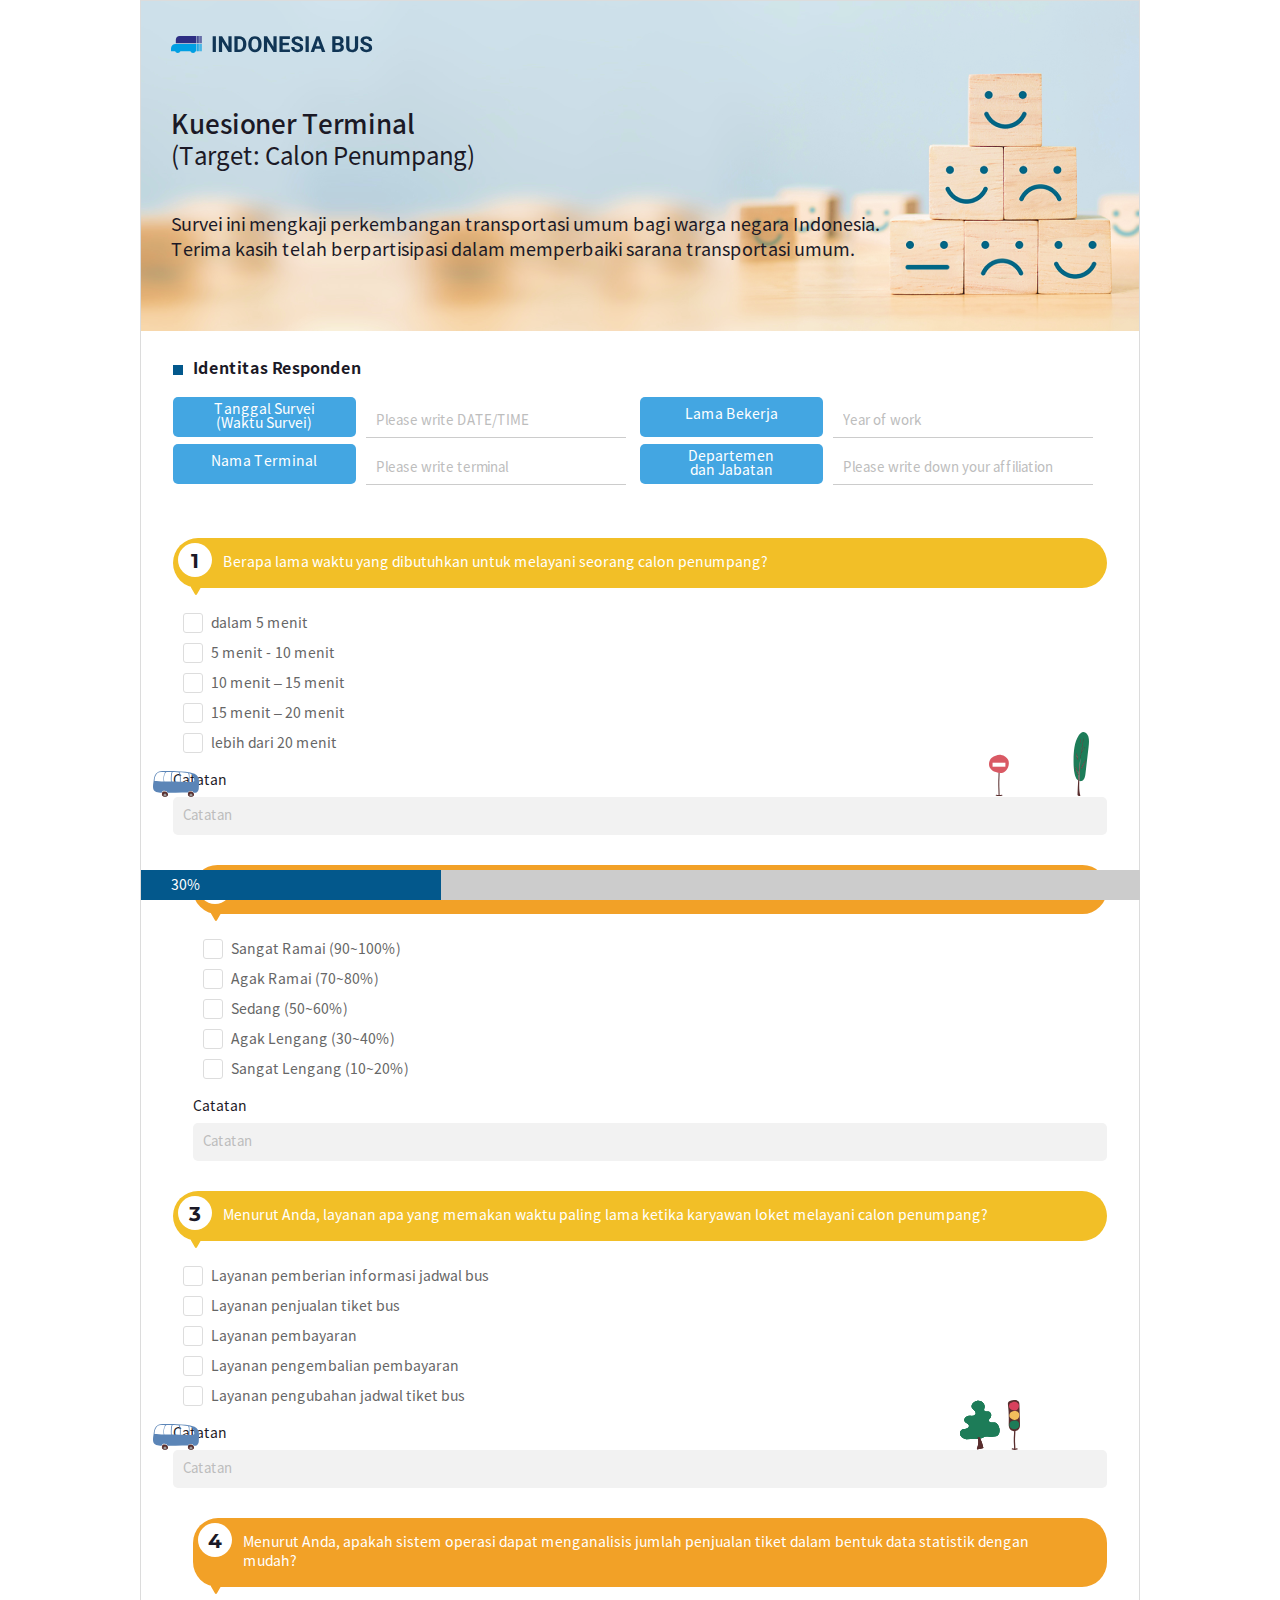
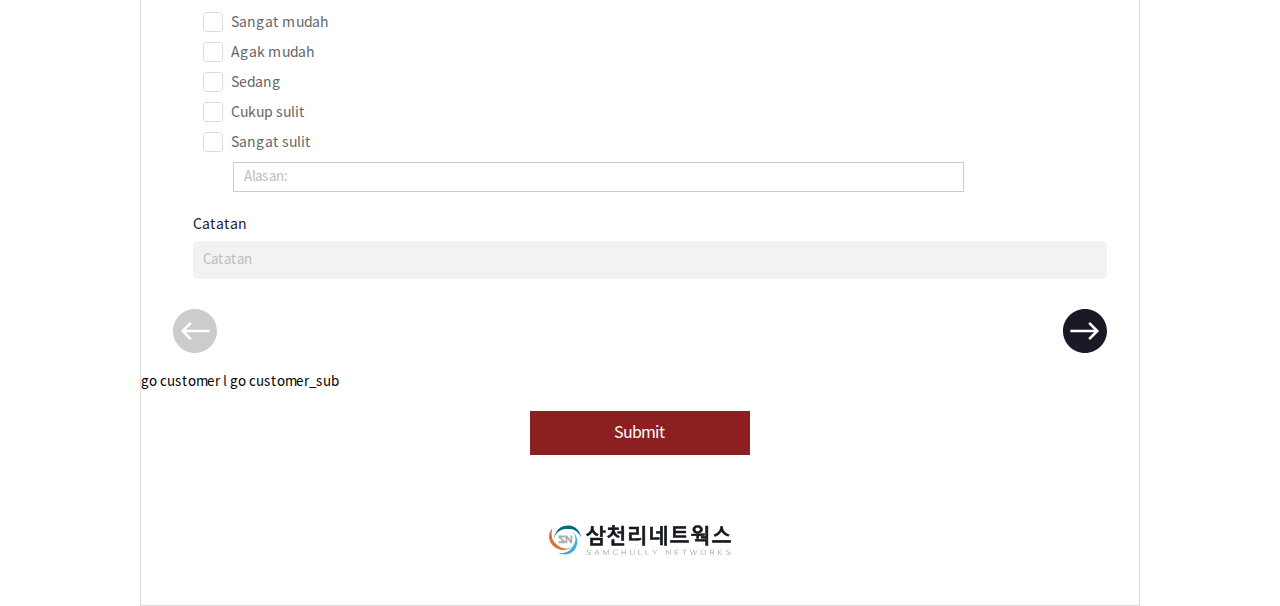
<file: survey_admin.html>
<!DOCTYPE html>
<html lang="id">

<head>
    <meta charset="utf-8">
    <meta name="viewport" content="width=device-width, initial-scale=1.0">
    <meta name="format-detection" content="telephone=no">
    <meta http-equiv="X-UA-Compatible" content="IE=edge">
    <script src="https://ajax.googleapis.com/ajax/libs/jquery/1.11.3/jquery.min.js"></script>
    <title>Kuesioner Terminal (Target: Calon Penumpang)</title>
    <meta name="description" content="Kuesioner Terminal (Target: Calon Penumpang)">
    <link rel="stylesheet" href="css/main_layout.css">
    <link rel="stylesheet" href="css/main_reset.css">
    <link href='http://fonts.googleapis.com/css?family=Montserrat' rel='stylesheet' type='text/css'>
    <link href='http://fonts.googleapis.com/css?family=NotoSansKR' rel='stylesheet' type='text/css'>
    <link rel="apple-touch-icon" sizes="120x120" href="images/apple-touch-icon.png">
    <link rel="icon" type="image/png" sizes="32x32" href="images/favicon-32x32.png">
    <link rel="icon" type="image/png" sizes="16x16" href="images/favicon-16x16.png">
    <link rel="manifest" href="images/site.webmanifest">
    <link rel="mask-icon" href="images/safari-pinned-tab.svg" color="#5bbad5">
    <meta name="msapplication-TileColor" content="#da532c">
    <meta name="theme-color" content="#ffffff">


</head>

<body>
    <div class="wrapper">
        <div class="inner_p">
            <div class="visual">
                <div class="bluebx_m">
                    <h1><img src="images/logo.svg"></h1>
                    <div class="tit">Kuesioner Terminal<br><span>(Target: Calon Penumpang)</span></div>
                </div>
                <div class="txt">Survei ini mengkaji perkembangan transportasi umum <em class="m_yes"><br></em>bagi warga negara Indonesia.<br>
                    Terima kasih telah berpartisipasi dalam memperbaiki sarana transportasi umum.</div>
                <div class="smile_img_m"><img src="images/visual_bg_m.png"></div>
            </div>

            <div class="tit1">Identitas Responden</div>
            <div class="basic_info_bx">
                <div class="bx1">
                    <div class="th_tit"><span class="rb"><em class="pd5"><i>Tanggal Survei<br>(Waktu Survei)</i></em></span></div>
                    <div class="td_cont">
                        <span><em><input type="text" id="date_time" name="date_time" placeholder="Please write DATE/TIME"></em></span>
                    </div>
                    
                    <div class="th_tit"><span class="rb"><em><i>Lama Bekerja</i></em></span></div>
                    <div class="td_cont"><span><em><input type="text" id="work" name="work"  placeholder="Year of work"></em></span></div>
                    
                </div>
                <div class="bx1">
                    <div class="th_tit"><span class="rb"><em><i>Nama Terminal</i></em></span></div>
                    <div class="td_cont">
                        <span><em><input type="text" id="terminal_name" name="terminal_name" placeholder="Please write terminal"></em></span>
                    </div>
                    
                    <div class="th_tit"><span class="rb"><em class="pd5"><i>Departemen <br>dan Jabatan</i></em></span></div>
                    <div class="td_cont"><span><em><input type="text" id="affiliation" name="affiliation" placeholder="Please write down your affiliation"></em></span></div>
                    
                </div>
            </div>
            
            <div class="quastion_bx">
                <div class="quastion_type1">
                    <div class="quastion_bar"><span><em>1</em></span><i></i>Berapa lama waktu yang dibutuhkan untuk melayani seorang calon penumpang?</div>
                    <div class="list">

                        <ul>
                            <li><input class="checkbx" type="checkbox" id="q1_a1" name="q1">
                                <label for="q1_a1">dalam 5 menit</label>
                            </li>
                            <li> <input class="checkbx" type="checkbox" id="q1_a2" name="q1">
                                <label for="q1_a2"> 5 menit - 10 menit</label>
                            </li>
                            <li><input class="checkbx" type="checkbox" id="q1_a3" name="q1">
                                <label for="q1_a3">10 menit – 15 menit</label>
                            </li>
                            <li> <input class="checkbx" type="checkbox" id="q1_a4" name="q1">
                                <label for="q1_a4">15 menit – 20 menit</label>
                            </li>
                            <li><input class="checkbx" type="checkbox" id="q1_a5" name="q1">
                                <label for="q1_a5"> lebih dari 20 menit</label>
                            </li>
                        </ul>
                    </div>
                    <div class="notebx">
                        <div class="illust1"></div>
                        <div class="illust_bus"><img src="images/bus_body.svg">
                            <div class="circle"> </div>
                            <div class="circle"> </div>
                        </div>
                        <p>Catatan</p>
                        <input type="text" name="" value="" class="note" placeholder="Catatan">
                    </div>
                </div>
                <div class="quastion_type2">
                    <div class="quastion_bar clr_o"><span><em>2</em></span><i class="clr_o_img"></i>Menurut Anda, bagaimana tingkat keramaian loket?</div>
                    <div class="list">
                        <ul>
                            <li><input class="checkbx" type="checkbox" id="q2_a1" name="q2">
                                <label for="q2_a1">Sangat Ramai (90~100%)</label>
                            </li>
                            <li> <input class="checkbx" type="checkbox" id="q2_a2" name="q2">
                                <label for="q2_a2">Agak Ramai (70~80%)</label>
                            </li>
                            <li><input class="checkbx" type="checkbox" id="q2_a3" name="q2">
                                <label for="q2_a3">Sedang (50~60%)</label>
                            </li>
                            <li> <input class="checkbx" type="checkbox" id="q2_a4" name="q2">
                                <label for="q2_a4">Agak Lengang (30~40%)</label>
                            </li>
                            <li><input class="checkbx" type="checkbox" id="q2_a5" name="q2">
                                <label for="q2_a5">Sangat Lengang (10~20%)</label>
                            </li>
                           
                        </ul>
                    </div>
                   
                    <div class="notebx">
                        <p>Catatan</p>
                        <input type="text" name="" value="" class="note" placeholder="Catatan">
                    </div>
                </div>
                <div class="quastion_type1">
                    <div class="quastion_bar"><span><em>3</em></span><i></i>Menurut Anda, layanan apa yang memakan waktu paling lama ketika karyawan loket melayani calon penumpang?</div>
                    <div class="list">
                        <ul>
                            <li><input class="checkbx" type="checkbox" id="q3_a1" name="q3">
                                <label for="q3_a1">Layanan pemberian informasi jadwal bus</label>
                            </li>
                            <li> <input class="checkbx" type="checkbox" id="q3_a2" name="q3">
                                <label for="q3_a2">Layanan penjualan tiket bus</label>
                            </li>
                            <li><input class="checkbx" type="checkbox" id="q3_a3" name="q3">
                                <label for="q3_a3">Layanan pembayaran</label>
                            </li>
                            <li> <input class="checkbx" type="checkbox" id="q3_a4" name="q3">
                                <label for="q3_a4">Layanan pengembalian pembayaran</label>
                            </li>
                            <li> <input class="checkbx" type="checkbox" id="q3_a5" name="q3">
                                <label for="q3_a5">Layanan pengubahan jadwal tiket bus</label>
                            </li>

                        </ul>
                    </div>
                   
                    <div class="notebx">

                        <div class="illust2"></div>
                        <div class="illust_bus"><img src="images/bus_body.svg">

                            <div class="circle"> </div>
                            <div class="circle"> </div>


                        </div>
                        <p>Catatan</p>
                        <input type="text" name="" value="" class="note" placeholder="Catatan">

                       
                    </div>
                </div>
                <div class="quastion_type2">
                    <div class="quastion_bar clr_o"><span><em>4</em></span><i class="clr_o_img"></i>Menurut Anda, apakah sistem operasi dapat menganalisis jumlah penjualan tiket dalam bentuk data statistik dengan mudah?</div>
                    <div class="list">
                        <ul>
                            <li><input class="checkbx" type="checkbox" id="q4_a1" name="q4">
                                <label for="q4_a1">Sangat mudah</label>
                            </li>
                            <li> <input class="checkbx" type="checkbox" id="q4_a2" name="q4">
                                <label for="q4_a2">Agak mudah</label>
                            </li>
                            <li><input class="checkbx" type="checkbox" id="q4_a3" name="q4">
                                <label for="q4_a3">Sedang</label>
                            </li>
                            <li> <input class="checkbx" type="checkbox" id="q4_a4" name="q4">
                                <label for="q4_a4">Cukup sulit</label>
                            </li>
                            <li class="etcbx"> <input class="checkbx" type="checkbox" id="q4_a6" name="q4">
                                <label for="q4_a6">Sangat sulit</label><span><input type="text" name="" value="" class="etc" placeholder="Alasan:"></span>
                            </li>

                        </ul>
                    </div>
                    <div class="notebx">
                        <p>Catatan</p>
                        <input type="text" name="" value="" class="note" placeholder="Catatan">
                    </div>
                </div>
            </div>
            <div class="btnbx"><button type="button" onclick="location.href='survey_admin.html'" class="ltbtn"></button><button type="button" onclick="location.href='survey_sub_admin.html'" class="rtbtn"></button></div>
            <div><button type="button" onclick="location.href='survey.html'" class="ltbtn">go customer</button>     l      <button type="button" onclick="location.href='survey_sub.html'" class="rtbtn">go customer_sub</button></div>

            <!-- <div class="btnbx"><button type="button" class="submitbtn" onclick="window.open('');"></button></div> -->
            <div class="submitbx"><button type="submit" class="submitbtn">Submit</button></div>
            <div class="sn_logo"><span></span></div>
            <div class="progressbarbx">
                <p><em>30%</em></p>
            </div>
        </div>


</body>

</html>
</file>
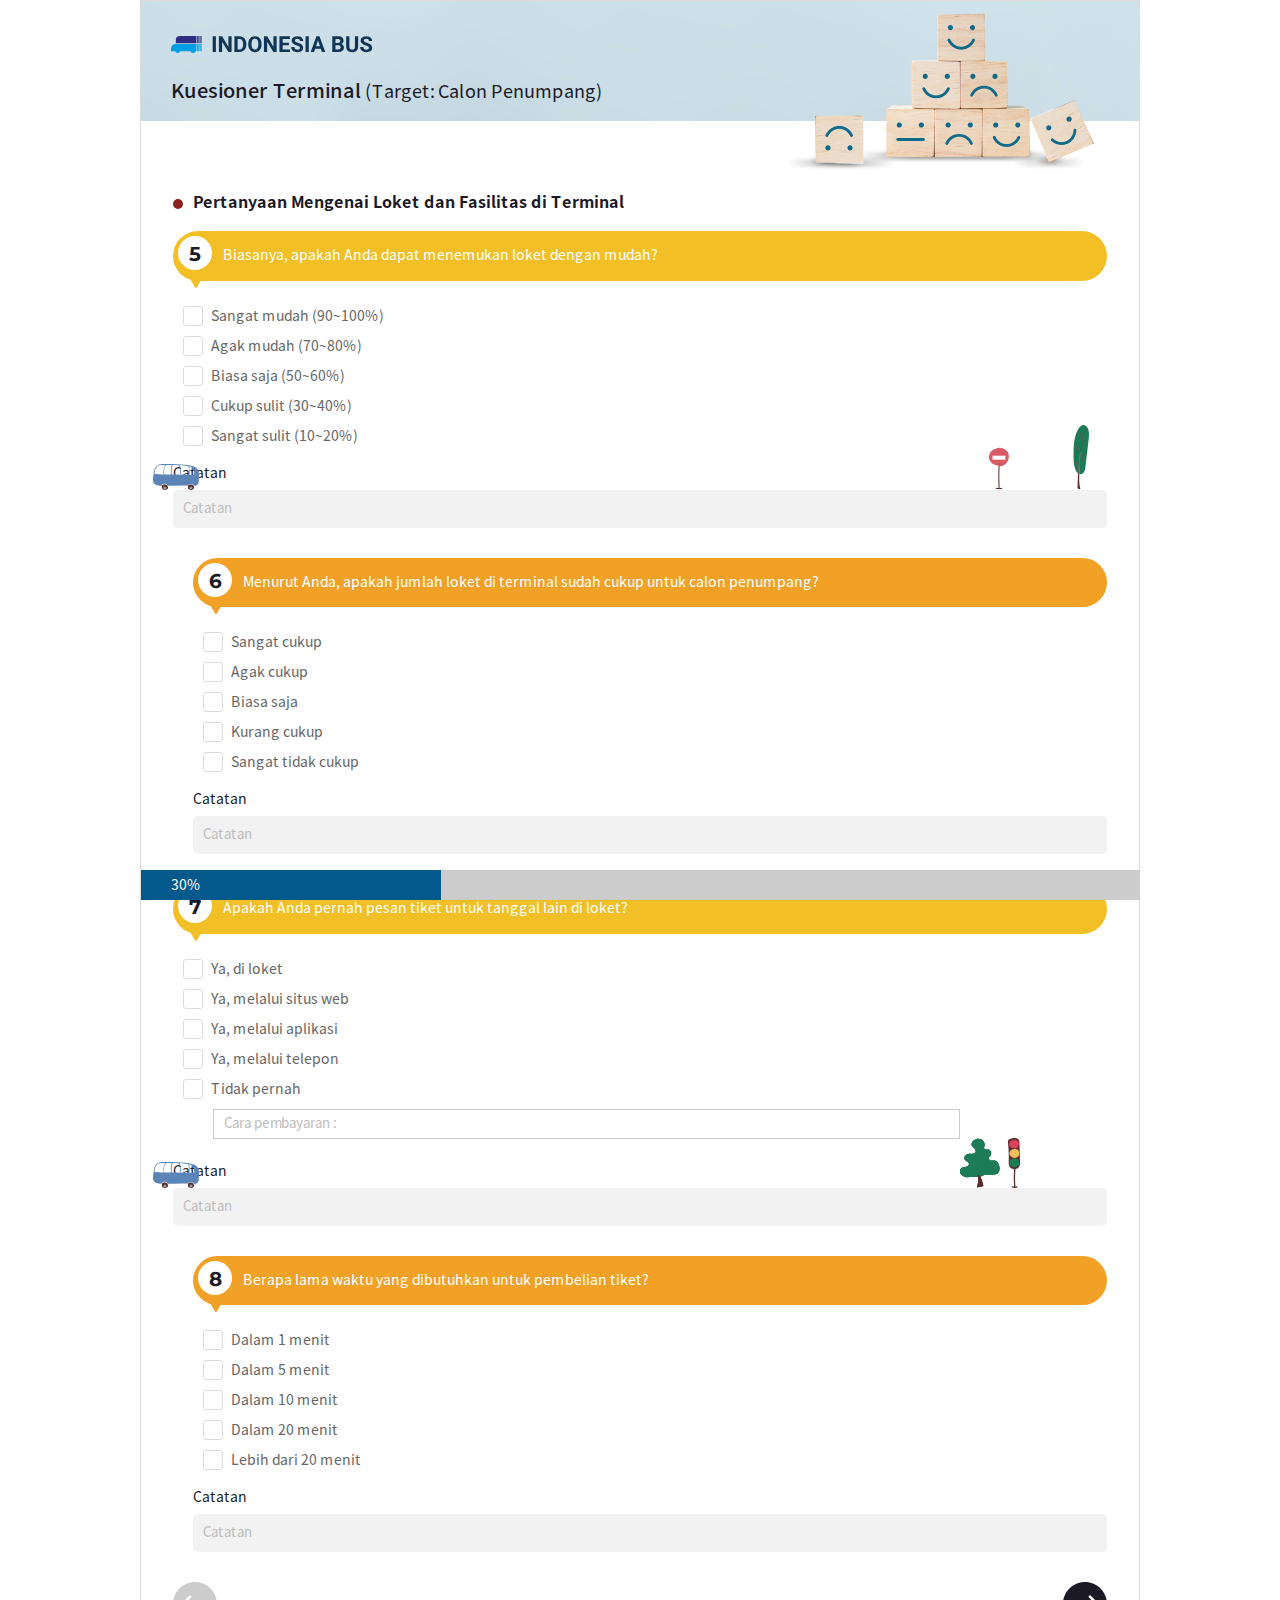
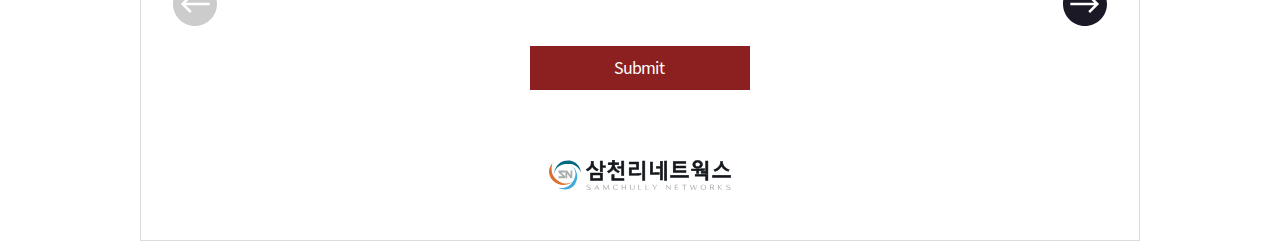
<file: survey_sub.html>
<!DOCTYPE html>
<html lang="id">

<head>
    <meta charset="utf-8">
    <meta name="viewport" content="width=device-width, initial-scale=1.0">
    <meta name="format-detection" content="telephone=no">
    <meta http-equiv="X-UA-Compatible" content="IE=edge">
    <script src="https://ajax.googleapis.com/ajax/libs/jquery/1.11.3/jquery.min.js"></script>
    <title>Kuesioner Terminal (Target: Calon Penumpang)</title>
    <meta name="description" content="Kuesioner Terminal (Target: Calon Penumpang)">
    <link rel="stylesheet" href="css/main_layout.css">
    <link rel="stylesheet" href="css/main_reset.css">
    <link href='http://fonts.googleapis.com/css?family=Montserrat' rel='stylesheet' type='text/css'>
    <link href='http://fonts.googleapis.com/css?family=NotoSansKR' rel='stylesheet' type='text/css'>
    <link rel="apple-touch-icon" sizes="120x120" href="images/apple-touch-icon.png">
    <link rel="icon" type="image/png" sizes="32x32" href="images/favicon-32x32.png">
    <link rel="icon" type="image/png" sizes="16x16" href="images/favicon-16x16.png">
    <link rel="manifest" href="images/site.webmanifest">
    <link rel="mask-icon" href="images/safari-pinned-tab.svg" color="#5bbad5">
    <meta name="msapplication-TileColor" content="#da532c">
    <meta name="theme-color" content="#ffffff">
</head>

<body>
    <div class="wrapper">
        <div class="inner_p">
            <!-- <div class="visual"> 
                <div class="bluebx_m">
                <h1><img src="images/logo.svg"></h1>
                <div class="tit">Kuesioner Terminal<br><span>(Target: Calon Penumpang)</span></div>
                </div>
                <div class="txt">Survei ini mengkaji perkembangan transportasi umum bagi warga negara Indonesia.<br>
                    Terima kasih telah berpartisipasi dalam memperbaiki sarana transportasi umum.</div>
                    <div class="smile_img_m"><img src="images/visual_bg_m.png"></div>
            </div>  -->
            <div class="visual_sub">
                <div class="bluebx_m">
                    <span class="cuve"></span>
                    <h1><img src="images/logo.svg"></h1>
                    <div class="tit">Kuesioner Terminal<br><span> (Target: Calon Penumpang)</span></div>
                </div>

            </div>

            <div class="tit2">Pertanyaan Mengenai Loket dan Fasilitas di Terminal</div>
            <div class="quastion_bx">
                <div class="quastion_type1">
                    <div class="quastion_bar"><span><em>5</em></span><i></i>Biasanya, apakah Anda dapat menemukan loket
                        dengan mudah?</div>
                    <div class="list">

                        <ul>
                            <li><input class="checkbx" type="checkbox" id="q5_a1" name="q5">
                                <label for="q5_a1">Sangat mudah (90~100%)</label>
                            </li>
                            <li> <input class="checkbx" type="checkbox" id="q5_a2" name="q5">
                                <label for="q5_a2">Agak mudah (70~80%)</label>
                            </li>
                            <li><input class="checkbx" type="checkbox" id="q5_a3" name="q5">
                                <label for="q5_a3">Biasa saja (50~60%)</label>
                            </li>
                            <li> <input class="checkbx" type="checkbox" id="q5_a4" name="q5">
                                <label for="q5_a4">Cukup sulit (30~40%)</label>
                            </li>
                            <li><input class="checkbx" type="checkbox" id="q5_a5" name="q5">
                                <label for="q5_a5">Sangat sulit (10~20%)</label>
                            </li>
                        </ul>
                    </div>

                    <div class="notebx">
                        <div class="illust1"></div>
                        <div class="illust_bus"><img src="images/bus_body.svg">
                            <div class="circle"> </div>
                            <div class="circle"> </div>
                        </div>
                        <p>Catatan</p>
                        <input type="text" name="" value="" class="note" placeholder="Catatan">
                    </div>
                </div>
                <div class="quastion_type2">
                    <div class="quastion_bar clr_o"><span><em>6</em></span><i class="clr_o_img"></i>Menurut Anda, apakah
                        jumlah loket di terminal sudah cukup untuk calon penumpang? </div>
                    <div class="list">
                        <ul>
                            <li><input class="checkbx" type="checkbox" id="q6_a1" name="q6">
                                <label for="q6_a1">Sangat cukup</label>
                            </li>
                            <li> <input class="checkbx" type="checkbox" id="q6_a2" name="q6">
                                <label for="q6_a2">Agak cukup</label>
                            </li>
                            <li><input class="checkbx" type="checkbox" id="q6_a3" name="q6">
                                <label for="q6_a3">Biasa saja</label>
                            </li>
                            <li> <input class="checkbx" type="checkbox" id="q6_a4" name="q6">
                                <label for="q6_a4">Kurang cukup</label>
                            </li>
                            <li><input class="checkbx" type="checkbox" id="q6_a5" name="q6">
                                <label for="q6_a5">Sangat tidak cukup</label>
                            </li>

                        </ul>
                    </div>

                    <div class="notebx">
                        <p>Catatan</p>
                        <input type="text" name="" value="" class="note" placeholder="Catatan">
                    </div>
                </div>
                <div class="quastion_type1">
                    <div class="quastion_bar"><span><em>7</em></span><i></i>Apakah Anda pernah pesan tiket untuk tanggal
                        lain di loket?</div>
                    <div class="list">
                        <ul>
                            <li><input class="checkbx" type="checkbox" id="q7_a1" name="q7">
                                <label for="q7_a1">Ya, di loket </label>
                            </li>
                            <li> <input class="checkbx" type="checkbox" id="q7_a2" name="q7">
                                <label for="q7_a2">Ya, melalui situs web</label>
                            </li>
                            <li><input class="checkbx" type="checkbox" id="q7_a3" name="q7">
                                <label for="q7_a3">Ya, melalui aplikasi</label>
                            </li>
                            <li> <input class="checkbx" type="checkbox" id="q7_a4" name="q7">
                                <label for="q7_a4">Ya, melalui telepon</label>
                            </li>
                            <li class="etcbx"><input class="checkbx" type="checkbox" id="q7_a5" name="q7">
                                <label for="q7_a5"> Tidak pernah</label><span><input type="text" name="" value=""
                                        class="etc" placeholder="Cara pembayaran :　"></span>
                            </li>

                        </ul>
                    </div>

                    <div class="notebx">
                        <div class="illust2"></div>
                        <div class="illust_bus"><img src="images/bus_body.svg">
                            <div class="circle"> </div>
                            <div class="circle"> </div>
                        </div>
                        <p>Catatan</p>
                        <input type="text" name="" value="" class="note" placeholder="Catatan">
                    </div>
                </div>
                <div class="quastion_type2">
                    <div class="quastion_bar clr_o"><span><em>8</em></span><i class="clr_o_img"></i>Berapa lama waktu
                        yang dibutuhkan untuk pembelian tiket?</div>
                    <div class="list">
                        <ul>
                            <li><input class="checkbx" type="checkbox" id="q8_a1" name="q8">
                                <label for="q8_a1">Dalam 1 menit </label>
                            </li>
                            <li> <input class="checkbx" type="checkbox" id="q8_a2" name="q8">
                                <label for="q8_a2">Dalam 5 menit</label>
                            </li>
                            <li><input class="checkbx" type="checkbox" id="q8_a3" name="q8">
                                <label for="q8_a3">Dalam 10 menit</label>
                            </li>
                            <li> <input class="checkbx" type="checkbox" id="q8_a4" name="q8">
                                <label for="q8_a4">Dalam 20 menit</label>
                            </li>
                            <li><input class="checkbx" type="checkbox" id="q8_a5" name="q8">
                                <label for="q8_a5">Lebih dari 20 menit</label>
                            </li>

                        </ul>
                    </div>
                    <div class="notebx">
                        <p>Catatan</p>
                        <input type="text" name="" value="" class="note" placeholder="Catatan">
                    </div>
                </div>
            </div>
            <div class="btnbx"><button type="button" onclick="location.href='survey.html'" class="ltbtn"></button><button type="button" onclick="location.href='survey_sub.html'" class="rtbtn"></button></div>

            <!-- <div class="btnbx"><button type="button" class="submitbtn" onclick="window.open('');"></button></div> -->
            <div class="submitbx"><button type="submit" class="submitbtn">Submit</button></div>
            <div class="sn_logo"><span></span></div>
            <div class="progressbarbx">
                <p><em>30%</em></p>
            </div>
        </div>


</body>

</html>
</file>
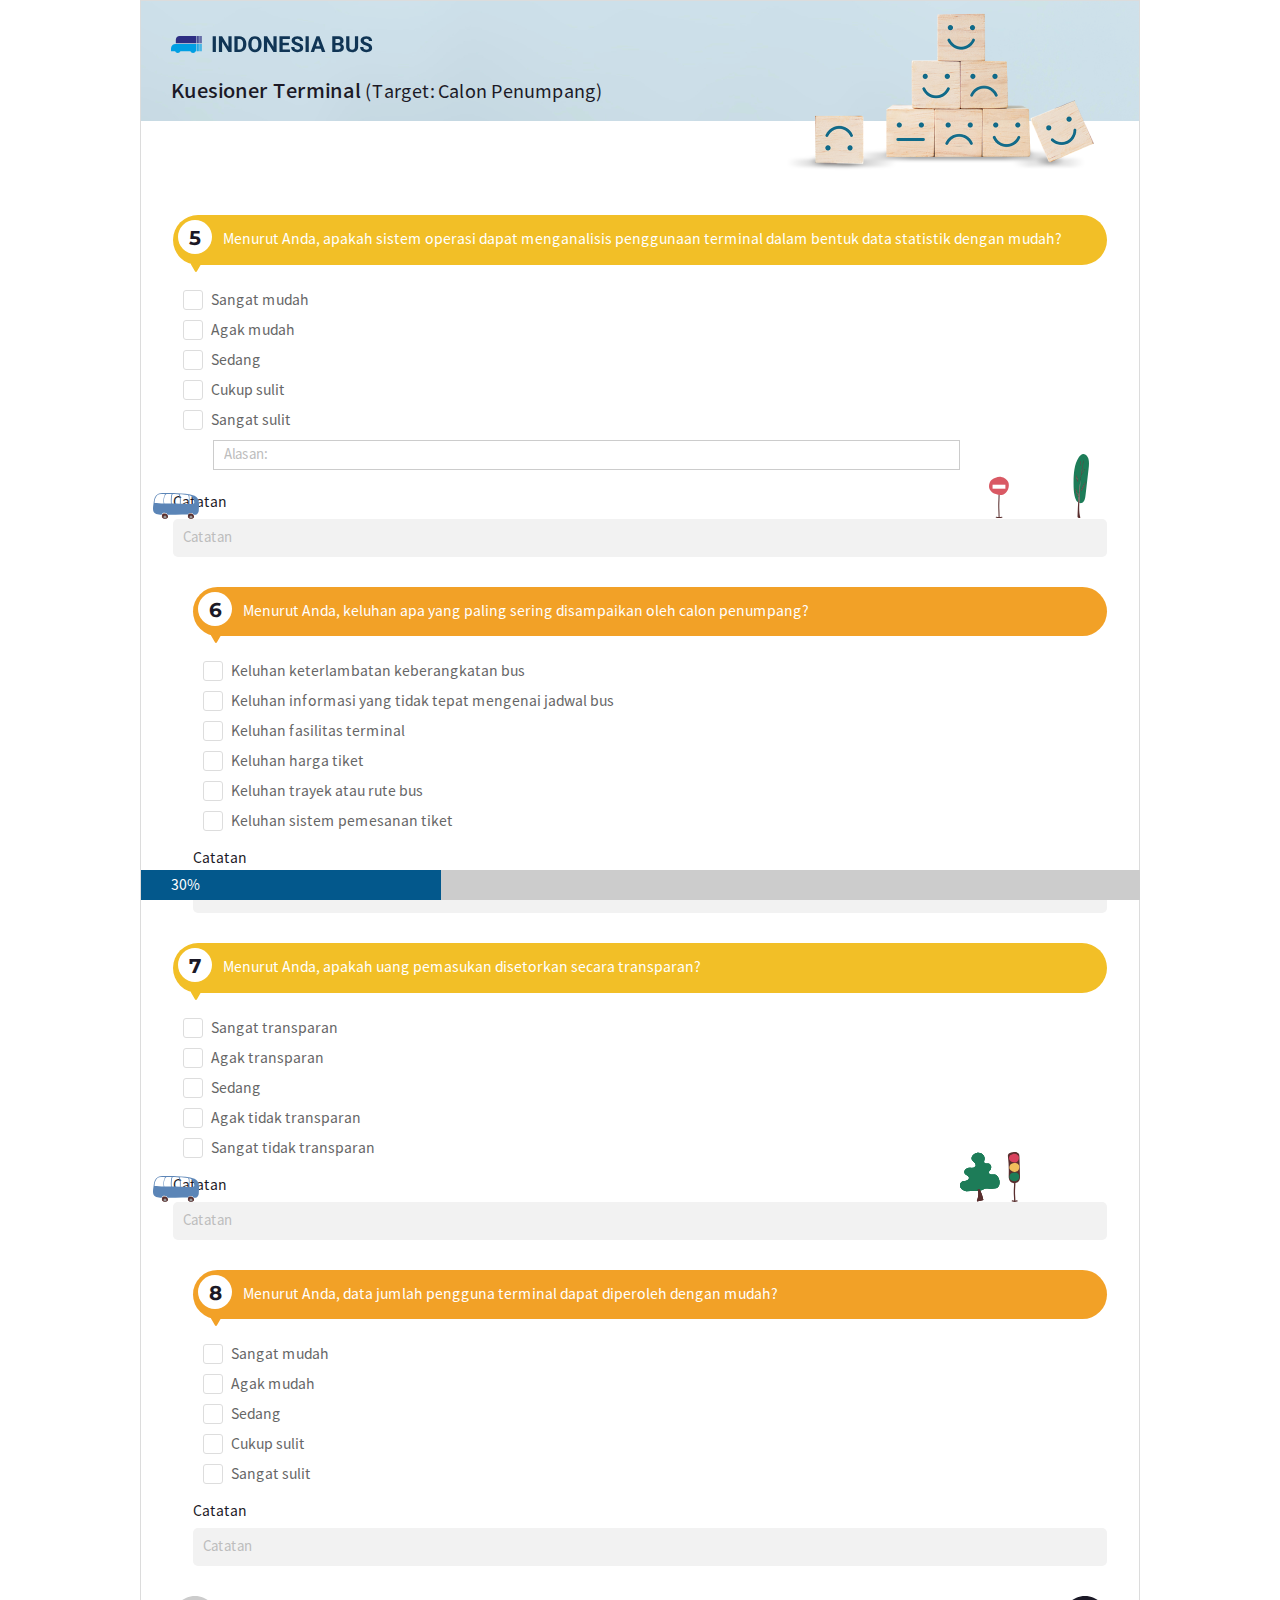
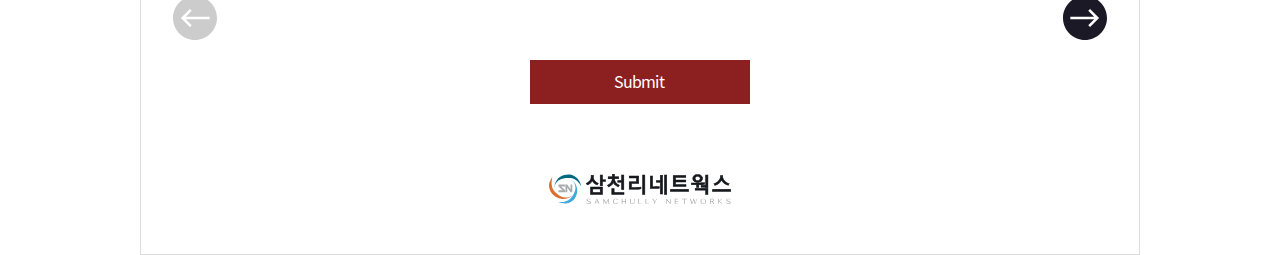
<file: survey_sub_admin.html>
<!DOCTYPE html>
<html lang="id">

<head>
    <meta charset="utf-8">
    <meta name="viewport" content="width=device-width, initial-scale=1.0">
    <meta name="format-detection" content="telephone=no">
    <meta http-equiv="X-UA-Compatible" content="IE=edge">
    <script src="https://ajax.googleapis.com/ajax/libs/jquery/1.11.3/jquery.min.js"></script>
    <title>Kuesioner Terminal (Target: Calon Penumpang)</title>
    <meta name="description" content="Kuesioner Terminal (Target: Calon Penumpang)">
    <link rel="stylesheet" href="css/main_layout.css">
    <link rel="stylesheet" href="css/main_reset.css">
    <link href='http://fonts.googleapis.com/css?family=Montserrat' rel='stylesheet' type='text/css'>
    <link href='http://fonts.googleapis.com/css?family=NotoSansKR' rel='stylesheet' type='text/css'>
    <link rel="apple-touch-icon" sizes="120x120" href="images/apple-touch-icon.png">
    <link rel="icon" type="image/png" sizes="32x32" href="images/favicon-32x32.png">
    <link rel="icon" type="image/png" sizes="16x16" href="images/favicon-16x16.png">
    <link rel="manifest" href="images/site.webmanifest">
    <link rel="mask-icon" href="images/safari-pinned-tab.svg" color="#5bbad5">
    <meta name="msapplication-TileColor" content="#da532c">
    <meta name="theme-color" content="#ffffff">
</head>

<body>
    <div class="wrapper">
        <div class="inner_p">
           
            <div class="visual_sub">
                <div class="bluebx_m">
                    <span class="cuve"></span>
                    <h1><img src="images/logo.svg"></h1>
                    <div class="tit">Kuesioner Terminal<br><span> (Target: Calon Penumpang)</span></div>
                </div>

            </div>

            <div class="quastion_bx">
                <div class="quastion_type1">
                    <div class="quastion_bar"><span><em>5</em></span><i></i>Menurut Anda, apakah sistem operasi dapat menganalisis penggunaan terminal dalam bentuk data statistik dengan mudah?</div>
                    <div class="list">

                        <ul>
                            <li><input class="checkbx" type="checkbox" id="q5_a1" name="q5">
                                <label for="q5_a1">Sangat mudah</label>
                            </li>
                            <li> <input class="checkbx" type="checkbox" id="q5_a2" name="q5">
                                <label for="q5_a2">Agak mudah</label>
                            </li>
                            <li><input class="checkbx" type="checkbox" id="q5_a3" name="q5">
                                <label for="q5_a3">Sedang</label>
                            </li>
                            <li> <input class="checkbx" type="checkbox" id="q5_a4" name="q5">
                                <label for="q5_a4">Cukup sulit</label>
                            </li>
                            <li class="etcbx"> <input class="checkbx" type="checkbox" id="q4_a6" name="q4">
                                <label for="q4_a6">Sangat sulit</label><span><input type="text" name="" value="" class="etc" placeholder="Alasan:"></span>
                            </li>
                        </ul>
                    </div>

                    <div class="notebx">
                        <div class="illust1"></div>
                        <div class="illust_bus"><img src="images/bus_body.svg">
                            <div class="circle"> </div>
                            <div class="circle"> </div>
                        </div>
                        <p>Catatan</p>
                        <input type="text" name="" value="" class="note" placeholder="Catatan">
                    </div>
                </div>
                <div class="quastion_type2">
                    <div class="quastion_bar clr_o"><span><em>6</em></span><i class="clr_o_img"></i>Menurut Anda, keluhan apa yang paling sering disampaikan oleh calon penumpang?</div>
                    <div class="list">
                        <ul>
                            <li><input class="checkbx" type="checkbox" id="q6_a1" name="q6">
                                <label for="q6_a1">Keluhan keterlambatan keberangkatan bus</label>
                            </li>
                            <li> <input class="checkbx" type="checkbox" id="q6_a2" name="q6">
                                <label for="q6_a2">Keluhan informasi yang tidak tepat mengenai jadwal bus </label>
                            </li>
                            <li><input class="checkbx" type="checkbox" id="q6_a3" name="q6">
                                <label for="q6_a3">Keluhan fasilitas terminal</label>
                            </li>
                            <li> <input class="checkbx" type="checkbox" id="q6_a4" name="q6">
                                <label for="q6_a4">Keluhan harga tiket </label>
                            </li>
                            <li><input class="checkbx" type="checkbox" id="q6_a5" name="q6">
                                <label for="q6_a5">Keluhan trayek atau rute bus</label>
                            </li>
                            <li><input class="checkbx" type="checkbox" id="q6_a6" name="q6">
                                <label for="q6_a6">Keluhan sistem pemesanan tiket</label>
                            </li>

                        </ul>
                    </div>

                    <div class="notebx">
                        <p>Catatan</p>
                        <input type="text" name="" value="" class="note" placeholder="Catatan">
                    </div>
                </div>
                <div class="quastion_type1">
                    <div class="quastion_bar"><span><em>7</em></span><i></i>Menurut Anda, apakah uang pemasukan disetorkan secara transparan?</div>
                    <div class="list">
                        <ul>
                            <li><input class="checkbx" type="checkbox" id="q7_a1" name="q7">
                                <label for="q7_a1">Sangat transparan</label>
                            </li>
                            <li> <input class="checkbx" type="checkbox" id="q7_a2" name="q7">
                                <label for="q7_a2">Agak transparan</label>
                            </li>
                            <li><input class="checkbx" type="checkbox" id="q7_a3" name="q7">
                                <label for="q7_a3">Sedang</label>
                            </li>
                            <li> <input class="checkbx" type="checkbox" id="q7_a4" name="q7">
                                <label for="q7_a4">Agak tidak transparan</label>
                            </li>
                            <li> <input class="checkbx" type="checkbox" id="q7_a5" name="q7">
                                <label for="q7_a5">Sangat tidak transparan</label>
                            </li>

                        </ul>
                    </div>

                    <div class="notebx">
                        <div class="illust2"></div>
                        <div class="illust_bus"><img src="images/bus_body.svg">
                            <div class="circle"> </div>
                            <div class="circle"> </div>
                        </div>
                        <p>Catatan</p>
                        <input type="text" name="" value="" class="note" placeholder="Catatan">
                    </div>
                </div>
                <div class="quastion_type2">
                    <div class="quastion_bar clr_o"><span><em>8</em></span><i class="clr_o_img"></i>Menurut Anda, data jumlah pengguna terminal dapat diperoleh dengan mudah?</div>
                    <div class="list">
                        <ul>
                            <li><input class="checkbx" type="checkbox" id="q8_a1" name="q8">
                                <label for="q8_a1">Sangat mudah</label>
                            </li>
                            <li> <input class="checkbx" type="checkbox" id="q8_a2" name="q8">
                                <label for="q8_a2">Agak mudah</label>
                            </li>
                            <li><input class="checkbx" type="checkbox" id="q8_a3" name="q8">
                                <label for="q8_a3">Sedang</label>
                            </li>
                            <li> <input class="checkbx" type="checkbox" id="q8_a4" name="q8">
                                <label for="q8_a4">Cukup sulit</label>
                            </li>
                            <li><input class="checkbx" type="checkbox" id="q8_a5" name="q8">
                                <label for="q8_a5">Sangat sulit</label>
                            </li>

                        </ul>
                    </div>
                    <div class="notebx">
                        <p>Catatan</p>
                        <input type="text" name="" value="" class="note" placeholder="Catatan">
                    </div>
                </div>
            </div>
            <div class="btnbx"><button type="button" onclick="location.href='survey_admin.html'" class="ltbtn"></button><button type="button" onclick="location.href='survey_sub_admin.html'" class="rtbtn"></button></div>

            <!-- <div class="btnbx"><button type="button" class="submitbtn" onclick="window.open('');"></button></div> -->
            <div class="submitbx"><button type="submit" class="submitbtn">Submit</button></div>
            <div class="sn_logo"><span></span></div>
            <div class="progressbarbx">
                <p><em>30%</em></p>
            </div>
        </div>


</body>

</html>
</file>
<file: css/main_layout.css>
@charset "UTF-8";

@font-face {

  font-family: 'NotoSansKR';
  src: url('../font/NotoSansKR-Regular.woff2'),
  url('../font/NotoSansKR-Regular.woff') format('woff'),
  url('../font/NotoSansKR-Regular.otf') format('opentype');
  font-weight: 400;
  font-style: normal;
  }

@font-face {

  font-family: 'NotoSansKR';
  src: url('../font/NotoSansKR-Medium.woff2'),
  url('../font/NotoSansKR-Medium.woff') format('woff'),
  url('../font/NotoSansKR-Medium.otf') format('opentype');
  font-weight: 500;
  font-style: normal;
  }

  @font-face {

    font-family: 'NotoSansKR';
    src: url('../font/NotoSansKR-Bold.woff2'),
    url('../font/NotoSansKR-Bold.woff') format('woff'),
    url('../font/NotoSansKR-Bold.otf') format('opentype');
    font-weight: 700;
    font-style: normal; 
  }
 
  @font-face {

    font-family: 'Montserrat';
    src: url('../font/Montserrat-Medium.ttf'),
    url('../font/Montserrat-Medium.woff') format('woff'),
    url('../font/Montserrat-Medium.otf') format('opentype');
    
    font-weight: 400;
    font-style: normal;
    }


/* 1200px / 992px / 768px / 576px display:-webkit-box;display:-ms-flexbox;display:-webkit-flex;display:flex;*/
/*all device 공통*/
.wrapper{width: 100%;font-size:14px;color:#1B1926;}
/* .tit1{margin:30px 32px 20px;font-size:16px;font-weight:700;} */
.tit1{position:relative;margin:30px 32px 20px;font-size:16px;font-weight:700;padding-left:20px;}
.tit1::before {content: '';
    position:absolute;
    top:4px;
    left:0px;
    width: 10px; 
    height: 10px;
    background-color:#03588C;
    display: inline-block;
   
}
.basic_info_bx{margin:0px 32px 50px 32px;}
.bx1{margin-bottom:3px;}
.bx2{margin-bottom:3px;}
.th_tit{margin-right:10px;}
.th_tit span{display:inline-block;height:40px;text-align:center;border-radius:5px;width:100%;}
.th_tit span.rb{background:#43A6E2;}
.th_tit span.db{background:#03588C;}
.th_tit span em{display:block;padding-top:10px;color:#ffffff;font-size:14px;}
.th_tit span em.pd5{padding-top:5px}
.td_cont{margin-bottom:3px;}
.td_cont span{display:inline-block;min-height:40px;border-bottom:1px solid #cccccc;width:95%;}
.td_cont31 span{display:inline-block;min-height:40px;border-bottom:1px solid #cccccc;width:98.5%;}
.td_cont3 span{display:inline-block;min-height:40px;border-bottom:1px solid #cccccc;width:98.5%;}
.td_cont span em{display:block;padding-top:10px}
.td_cont3 span em{display:block;padding-top:10px}
.td_cont31 span em{display:block;padding-top:10px}
.tit2{position:relative;margin:0 32px;font-size:16px;font-weight:700;padding-left:20px;}
.tit2::before {content: '';
    position:absolute;
    top:4px;
    left:0px;
    width: 10px; 
    height: 10px; 
    border-radius: 5px;
    background-color:#8C2020;
    display: inline-block;
   
}

.mont_font{font-family:'Montserrat','NotoSansKR','Malgun Gothic','맑은 고딕',dotum,'돋움',sans-serif;}
.visual .smile_img_m{display:none}
.date{border:none;background:none;width:90%;}
.radiobx {width:100%;text-align:left; }
.radiobx li{display:inline-block;padding-right:5px;height:30px;}
.quastion_bx{margin:20px 32px;}
.quastion_type1{width:100%;margin-bottom:20px;}
.notebx{position:relative;margin:10px 0 30px;width:100%;}
.notebx .illust1{position:absolute;top:-52px;right:0;display:block;width:136px;height:87px;background:url(../images/illust_1.svg) no-repeat center;background-size:100px auto}
.notebx .illust2{position:absolute;top:-40px;right:70px;display:block;width:94px;height:79px;background:url(../images/illust_2.svg) no-repeat center;background-size:60px auto}
.notebx p{padding-bottom:10px}
.quastion_type2{width:100%;padding-left:20px;margin-bottom:20px;}
.quastion_bx .quastion_bar{position:relative;width:100%;border-radius: 25px;background:#F2BF27;padding:15px 30px 15px 50px;color:#ffffff;line-height:1.4}
.quastion_bx .quastion_bar.clr_o{background:#F2A127}
.quastion_bx .quastion_bar span{position:absolute;
    top:5px;
    left:5px;
    width: 34px; 
    height: 34px; 
    border-radius: 20px;
    text-align:center;
    background-color:#ffffff;
    display: block;}
.quastion_bx .quastion_bar span em{display:block;margin-top:4px;color:#1B1926;font-family: 'Montserrat';font-size:20px;font-weight:bold;}
.quastion_bx .quastion_bar i{position:absolute;bottom:-7px;left:18px;width:10px;height:10px;background:url(../images/tag.svg) no-repeat center;}
.quastion_bx .quastion_bar i.clr_o_img{background:url(../images/tag_o.svg) no-repeat center;}
.quastion_bx .quastion_bar_ltyw{width:100%;padding:10px 30px;color:#1B1926;background:#FBF1D2;line-height:1.4;border-radius:5px;margin-top:30px}
.quastion_bx .list {width:100%;text-align:left;margin:15px 10px 20px ; }
.quastion_bx .list li{position:relative;display:block;padding-right:5px;padding-top:10px}
.quastion_bx .list li.etcbx{padding-bottom:45px;}
.quastion_bx .list li span{position:absolute;display:block;width:80%;height:40px;top:30px;left:30px;margin-top:10px;}
.progressbarbx{height:30px;background:#cccccc;position:fixed;bottom:0;z-index:99 }
.progressbarbx p{width:30%;background:#03588C;line-height:30px;min-width:70px;}
.progressbarbx p em{display:inline-block;color:#ffffff;padding-left:30px}
.sn_logo{display:flex;justify-content:center;margin:70px 0 50px;display: -webkit-box ; display: -moz-box ; display: -ms-flexbox;display: -webkit-flex;}
.sn_logo span{width:182px;height:30px;background:url(../images/sn_logo.svg) no-repeat center;background-size:182px auto;}
.btnbx{display:flex;justify-content: space-between;margin:20px 32px;display: -webkit-box ; display: -moz-box ; display: -ms-flexbox;display: -webkit-flex;}
.btnbx .ltbtn{width:44px;height:44px;background:url(../images/ltbtn.svg) no-repeat center;background-size:44px auto}
.btnbx .rtbtn{width:44px;height:44px;background:url(../images/rtbtn.svg) no-repeat center;background-size:44px auto}
.submitbx{display:flex;justify-content:center;margin:20px 32px 30px;;display: -webkit-box ; display: -moz-box ; display: -ms-flexbox;display: -webkit-flex;}
.submitbx .submitbtn{display:block;width:220px;height:44px;background:#8C2020;color:#ffffff;font-size:16px}
.visual_sub .tit br{display:none !important;}

.notebx .illust_bus{position:absolute; top:-2px;/* right:-500px;*/animation: ani .7s ;animation-timing-function: ease-in-out;animation-fill-mode: forwards;}
.notebx .illust_bus img{width:46px;height:auto;right:20px;position: relative; z-index: 10; animation: wav .5s infinite; animation-direction: alternate; top: 0px;}  

.illust_bus .circle{width:8px; height:8px; background:url(../images/wheel.svg) no-repeat ;position: absolute; left:-12px; top:20px; animation: rota 1s infinite linear; }
.illust_bus .circle:nth-child(2){ left:14px;} 
.illust_bus .circle::before{content: '';  width: 3px; height: 3px; display: block; position: absolute;top: 50%; left: 50%; transform: translate(-50%,-50%);background-color: #999; border-radius: 50%;}
.visual .m_yes br{display:none !important}

    
 /*keyframes*/
    @keyframes wav{
        0%{ top:  -1px;}
        100% {top: 1px;}
        }
    @keyframes ani{ 
        0%{right: -10px;}
        100%{right: 20px;}
        }
     @keyframes rota{
        0%{transform: rotateZ(1);}
        100%{transform: rotateZ(-360deg);}
        }  


.dk{font-style:italic;}


/*pc - 1000이상*/
@media all and (min-width:1000px) { 
.inner_p{width:1000px;margin:0 auto;border:1px solid #dcdcdc;}
.visual{position:relative;height:330px;background:url(../images/visual_bg.png) no-repeat top center;background-size:cover}
.visual h1{display:inline-block;margin-top:30px;margin-left:30px; }
.visual .tit{margin-top:50px;margin-left:30px; font-size:26px;font-weight:500;line-height:1.2}
.visual .tit span{font-size:24px;font-weight:400}
.visual .txt{margin-top:40px;margin-left:30px;font-size:18px;line-height:1.4 } 

.visual_sub{position:relative;height:194px;background:url(../images/visual_sub_bg.png) no-repeat top center;background-size:cover}
.visual_sub h1{display:inline-block;margin-top:30px;margin-left:30px; }
.visual_sub .tit{margin-top:20px;margin-left:30px; font-size:20px;font-weight:500;line-height:1.2}
.visual_sub .tit span{font-size:18px;font-weight:400}


.bx1{display:flex;justify-content:start;width:100%;display: -webkit-box ; display: -moz-box ; display: -ms-flexbox;display: -webkit-flex;}
.bx2{display:flex;justify-content:start;width:100%; display: -webkit-box ; display: -moz-box ; display: -ms-flexbox;display: -webkit-flex;}
.th_tit{width:20%;}
.td_cont{width:30%; }
.td_cont3{width:80%;}
.td_cont31{width:80%;}
.progressbarbx{width:999px;margin:0 auto;}

}


/*tablet - 576~1000사이*/
@media all and (min-width:577px) and (max-width:999px) { 
/* .inner_t{width:100%;} */
.visual{position:relative;height:250px;background:url(../images/visual_bg.png) no-repeat top center;background-size:cover}
.visual h1{display:inline-block;margin-top:30px;margin-left:30px; }
.visual .tit{margin-top:30px;margin-left:30px; font-size:20px;font-weight:500;line-height:1.2}
.visual .tit span{font-size:18px;font-weight:400}
.visual .txt{margin-top:20px;margin-left:30px;font-size:14px; line-height:1.4}

.visual_sub{position:relative;height:150px;background:url(../images/visual_sub_bg.png) no-repeat top center;background-size:cover}
.visual_sub h1{display:inline-block;margin-top:30px;margin-left:30px; }
.visual_sub .tit{margin-top:10px;margin-left:30px; font-size:18px;font-weight:500;line-height:1.2}
.visual_sub .tit span{font-size:16px;font-weight:400}

.bx1{display:flex;justify-content:start;width:100%;display: -webkit-box ; display: -moz-box ; display: -ms-flexbox;display: -webkit-flex;}
.bx2{display:flex;justify-content: start;width:100%;display: -webkit-box ; display: -moz-box ; display: -ms-flexbox;display: -webkit-flex; }
.th_tit{width:20%; }
.td_cont{width:30%; }
.td_cont3{width:80%;}
.td_cont31{width:80%;}
.progressbarbx{width:100%; }

 
} 


/*mobile - 576이하*/
@media all and (max-width:576px) { 
/* .inner_m{width:100%;} */
.wrapper{font-size:15px;}
.visual{min-width:280px;display:flex;flex-direction: column;align-items: center;width:100%; text-align:center;display: -webkit-box ; display: -moz-box ; display: -ms-flexbox;display: -webkit-flex;}
.visual .bluebx_m{width:100%;background:#D1E4EE;display:flex;flex-direction: column;align-items: center;height:150px;display: -webkit-box ; display: -moz-box ; display: -ms-flexbox;display: -webkit-flex;}
.visual .bluebx_m h1{margin-top:35px;width:170px;height:19px;}
.visual .bluebx_m img{width:100%;}
.visual .tit{width:100%;margin-top:30px; font-size:20px;font-weight:500;}
.visual .tit span{font-size:18px;font-weight:400}
.visual .txt{width:90%;margin-top:20px;font-size:16px;line-height:1.3 } 
.visual .smile_img_m{display:block;}

.visual_sub{min-width:280px;width:100%; text-align:center;display: -webkit-box ; display: -moz-box ; display: -ms-flexbox;display: -webkit-flex;}
.visual_sub .bluebx_m{position:relative;width:100%;background:#D1E4EE;display:flex;flex-direction: column;align-items: center;height:110px;margin-bottom:30px;display: -webkit-box ; display: -moz-box ; display: -ms-flexbox;display: -webkit-flex;}
.visual_sub .bluebx_m h1{margin-top:20px;width:150px;height:19px;}
.visual_sub span.cuve{z-index:0;position:absolute;display:block;width:100%;height:170px;background:url(../images/visual_sub_m_bg.png) no-repeat right 20px;background-size:auto 130px;}
.visual_sub .bluebx_m img{width:100%;}
.visual_sub .tit{z-index:1;width:100%;margin-top:15px; font-size:18px;font-weight:500;}
.visual_sub .tit span{font-size:16px;font-weight:400}
.visual_sub .smile_img_m{display:block;}
.basic_info_bx{margin:0px 32px 30px 32px;}
.bx1{width:100%;}
.bx2{width:100%; }
.tit1{margin-bottom:10px !important}
.th_tit{width:100%;}
.th_tit span.rb{background:#ffffff;}
.th_tit span.db{background:#ffffff;}
.th_tit span em{display:block;text-align:left;padding-top:10px;color:#1B1926;}
.th_tit span em i{box-shadow: inset 0 -6px 0 #B7DDF3;line-height:26px;font-weight:500;font-size:14px;}

.td_cont{width:100%; }
.td_cont3{width:100%;}
.td_cont span{width:100%;border:1px solid #cccccc;padding-left:10px;}
.td_cont3 span{width:100%;border:1px solid #cccccc;padding-left:10px;}
.td_cont31 span{width:100%;border:1px solid #cccccc;padding-left:10px;}
.td_cont span em{padding-top:5px;}
.td_cont span em.backp{padding-top:10px;}
.td_cont31 span em{padding-top:5px;}
.th_tit span em.pd5{padding-top:10px}
.th_tit span em br{display:none !important;}
.sn_logo span{background-size:158px 26px;}
.submitbx .submitbtn{width:100%;height:44px;}
.quastion_bx .quastion_bar{border-radius:15px;}
.progressbarbx{width:100%; }
.visual_sub .tit br{display:block !important;}
.visual .m_yes br{display:block !important}
}


/*모바일, 이미지 크기를 div, span, td 폭에 맞추기*/
img{ max-width:100%; }
img,video,audio,object,embed{ border:0px; vertical-align:middle; max-width:100%; height:auto !important; }
</file>
